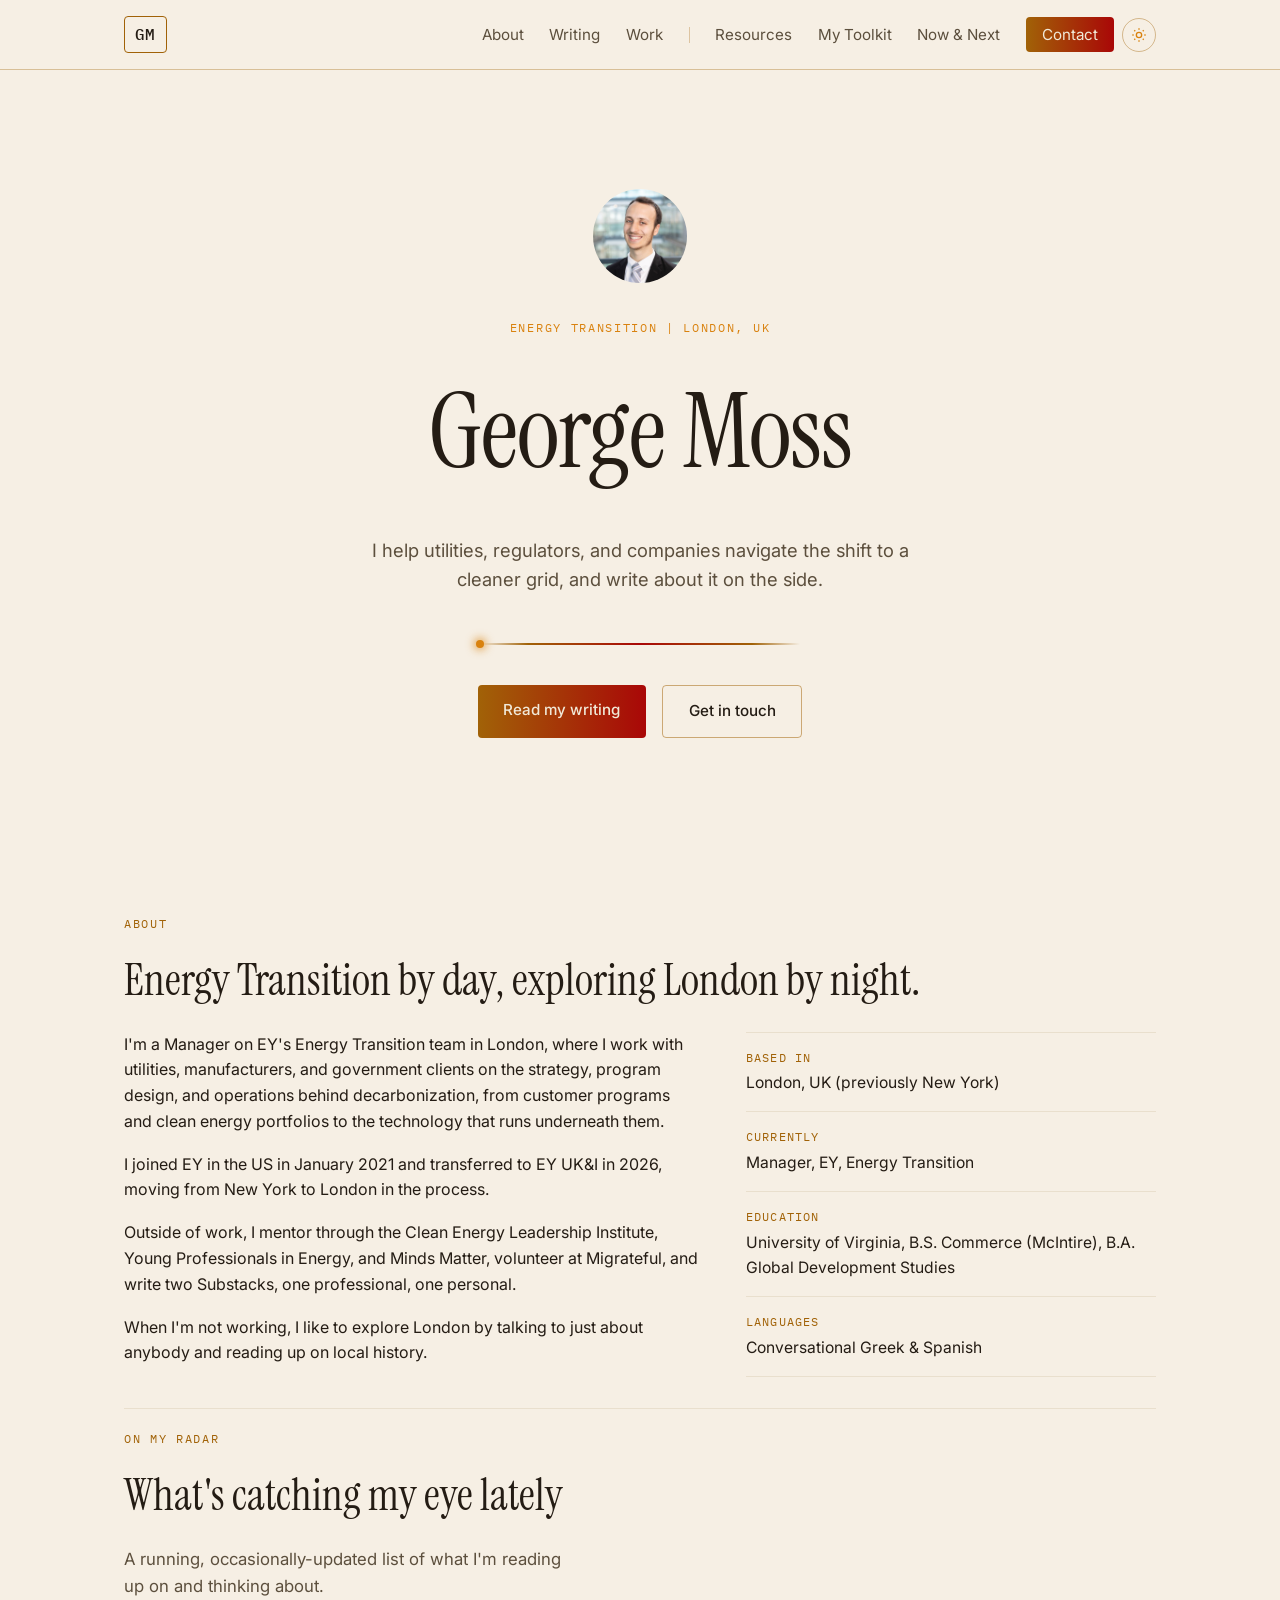
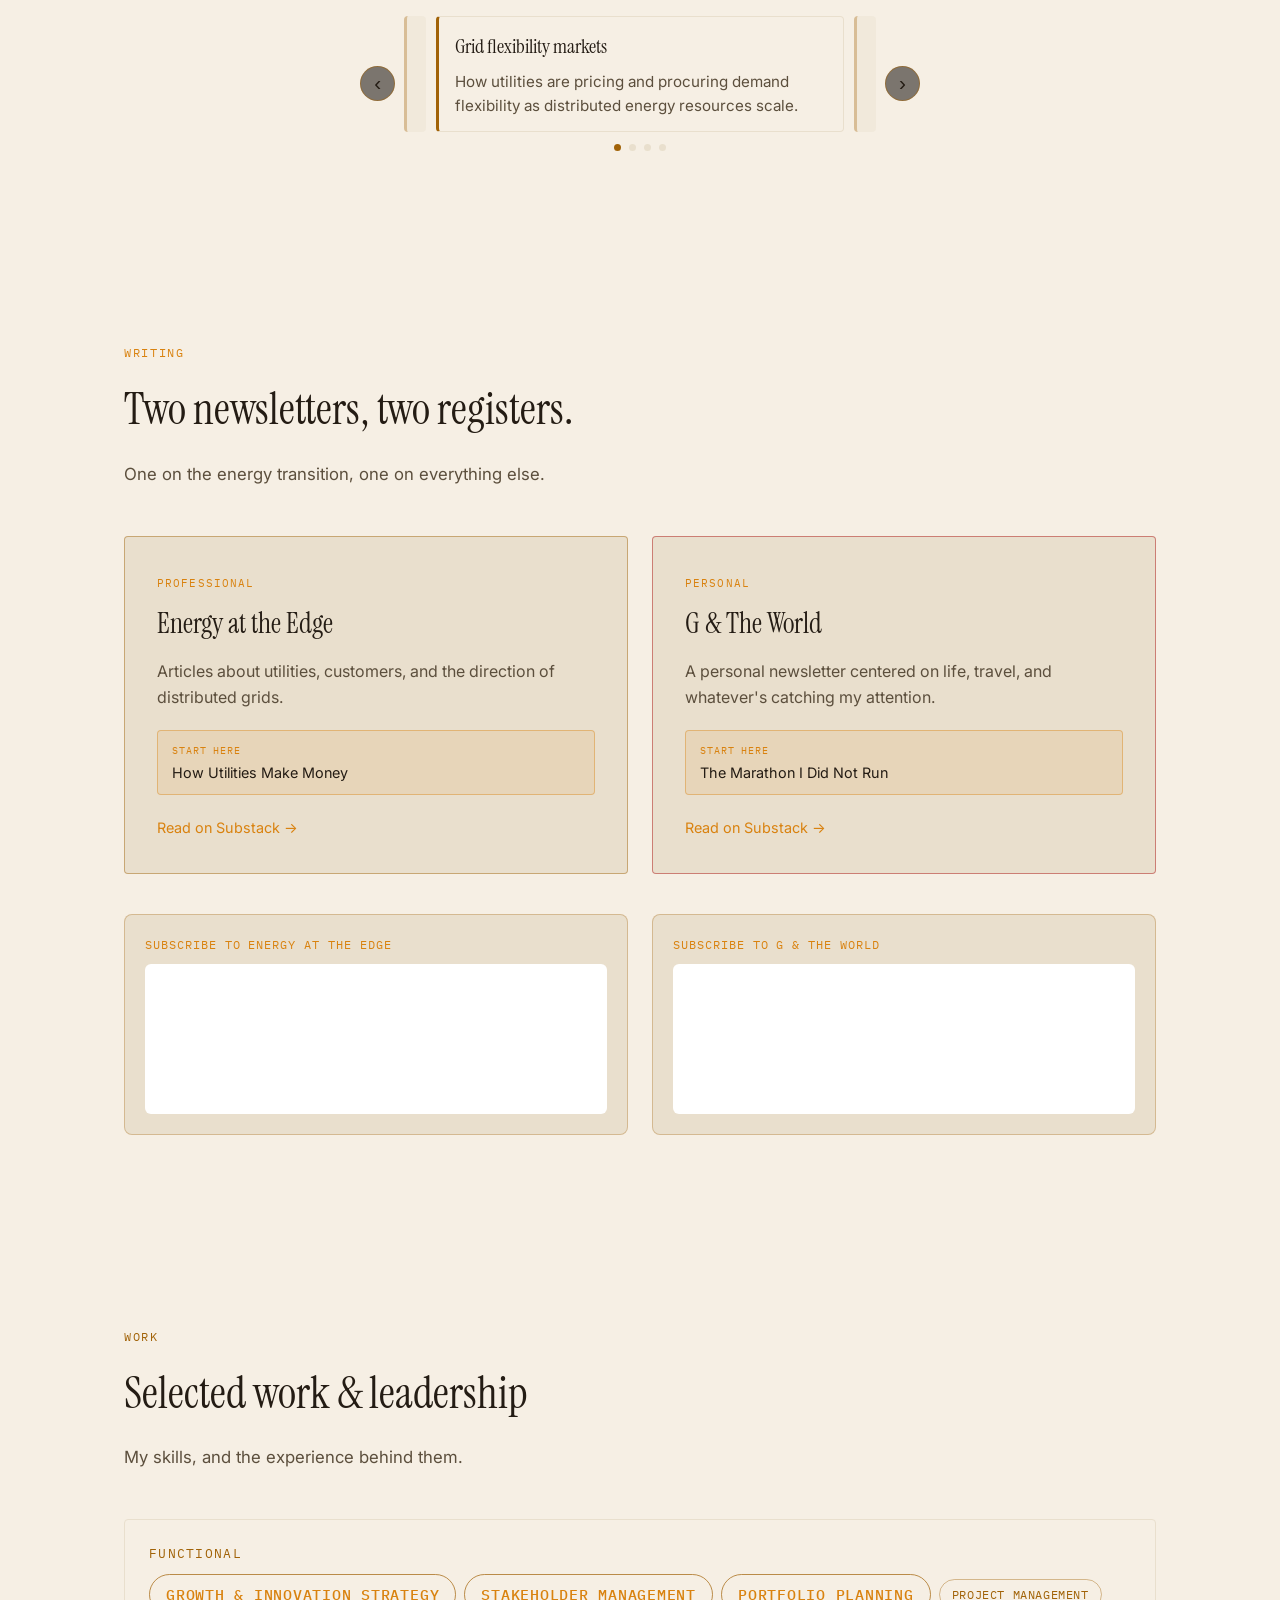
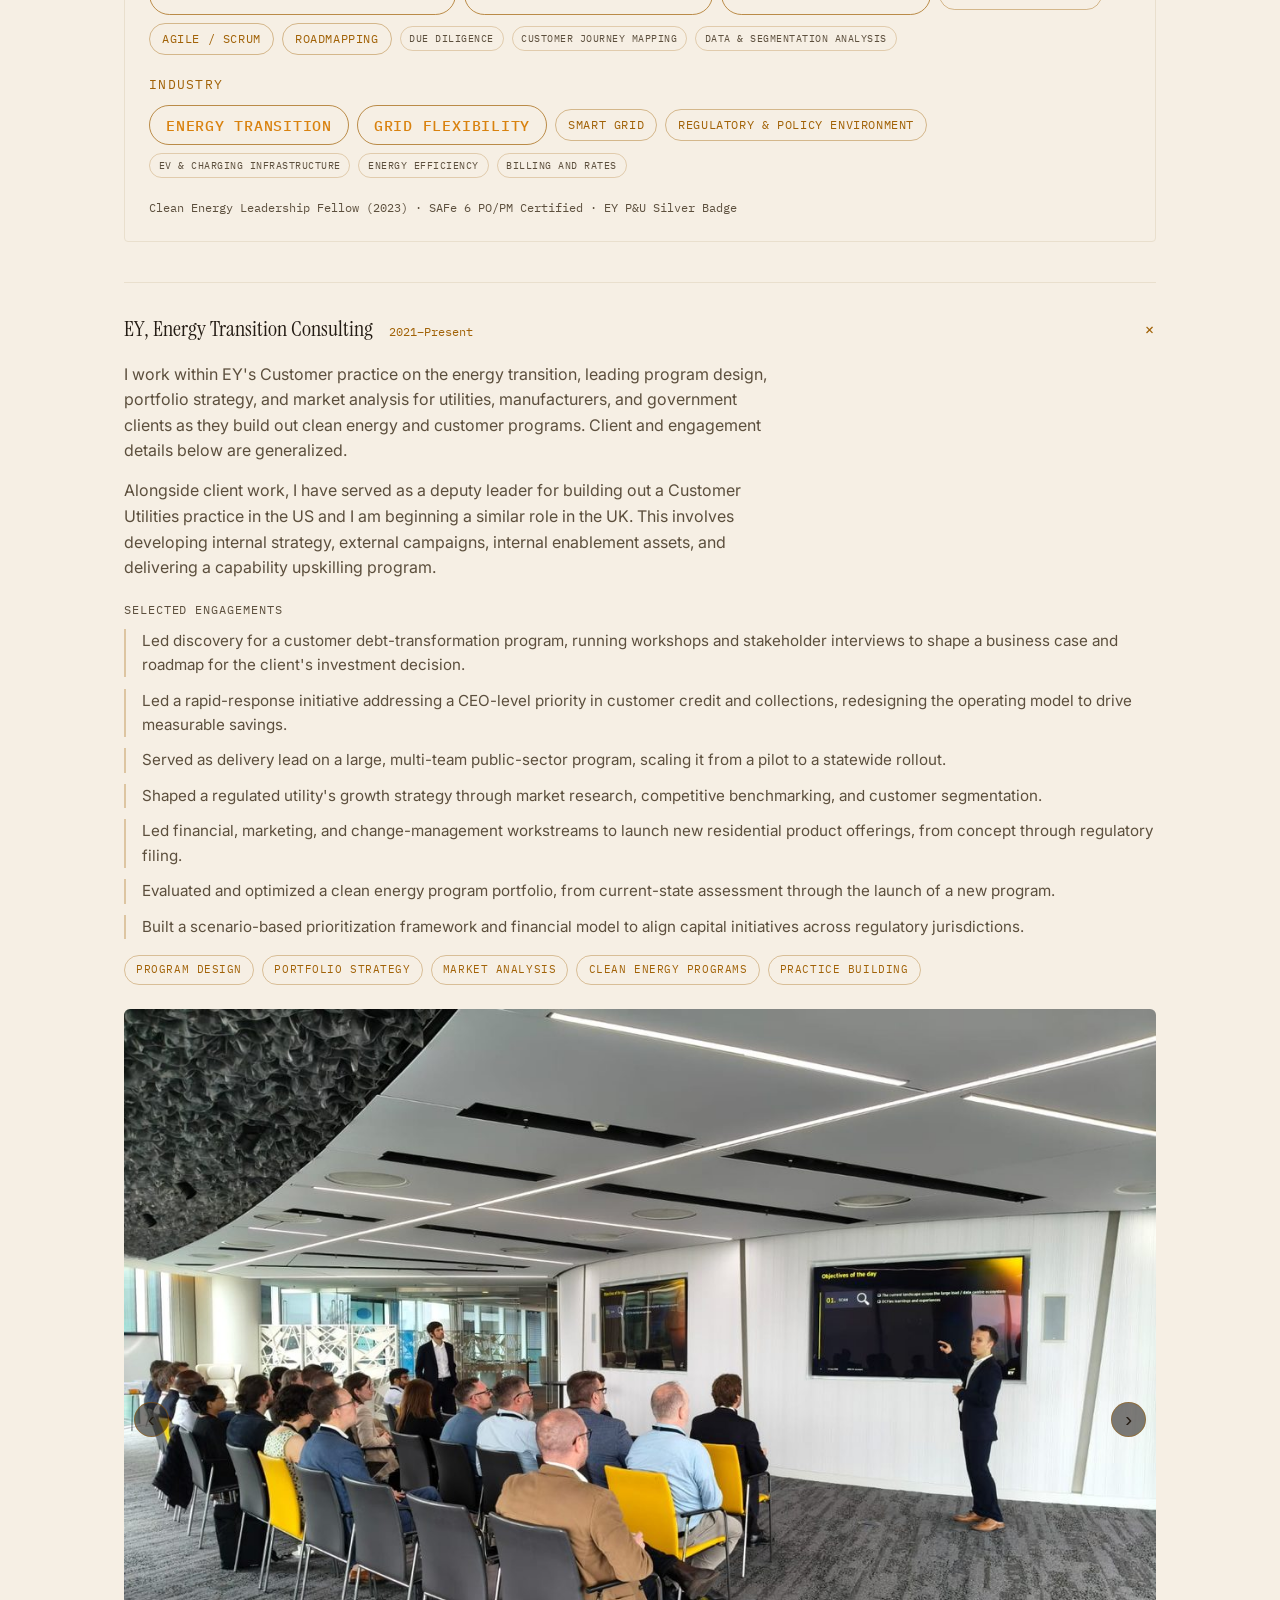
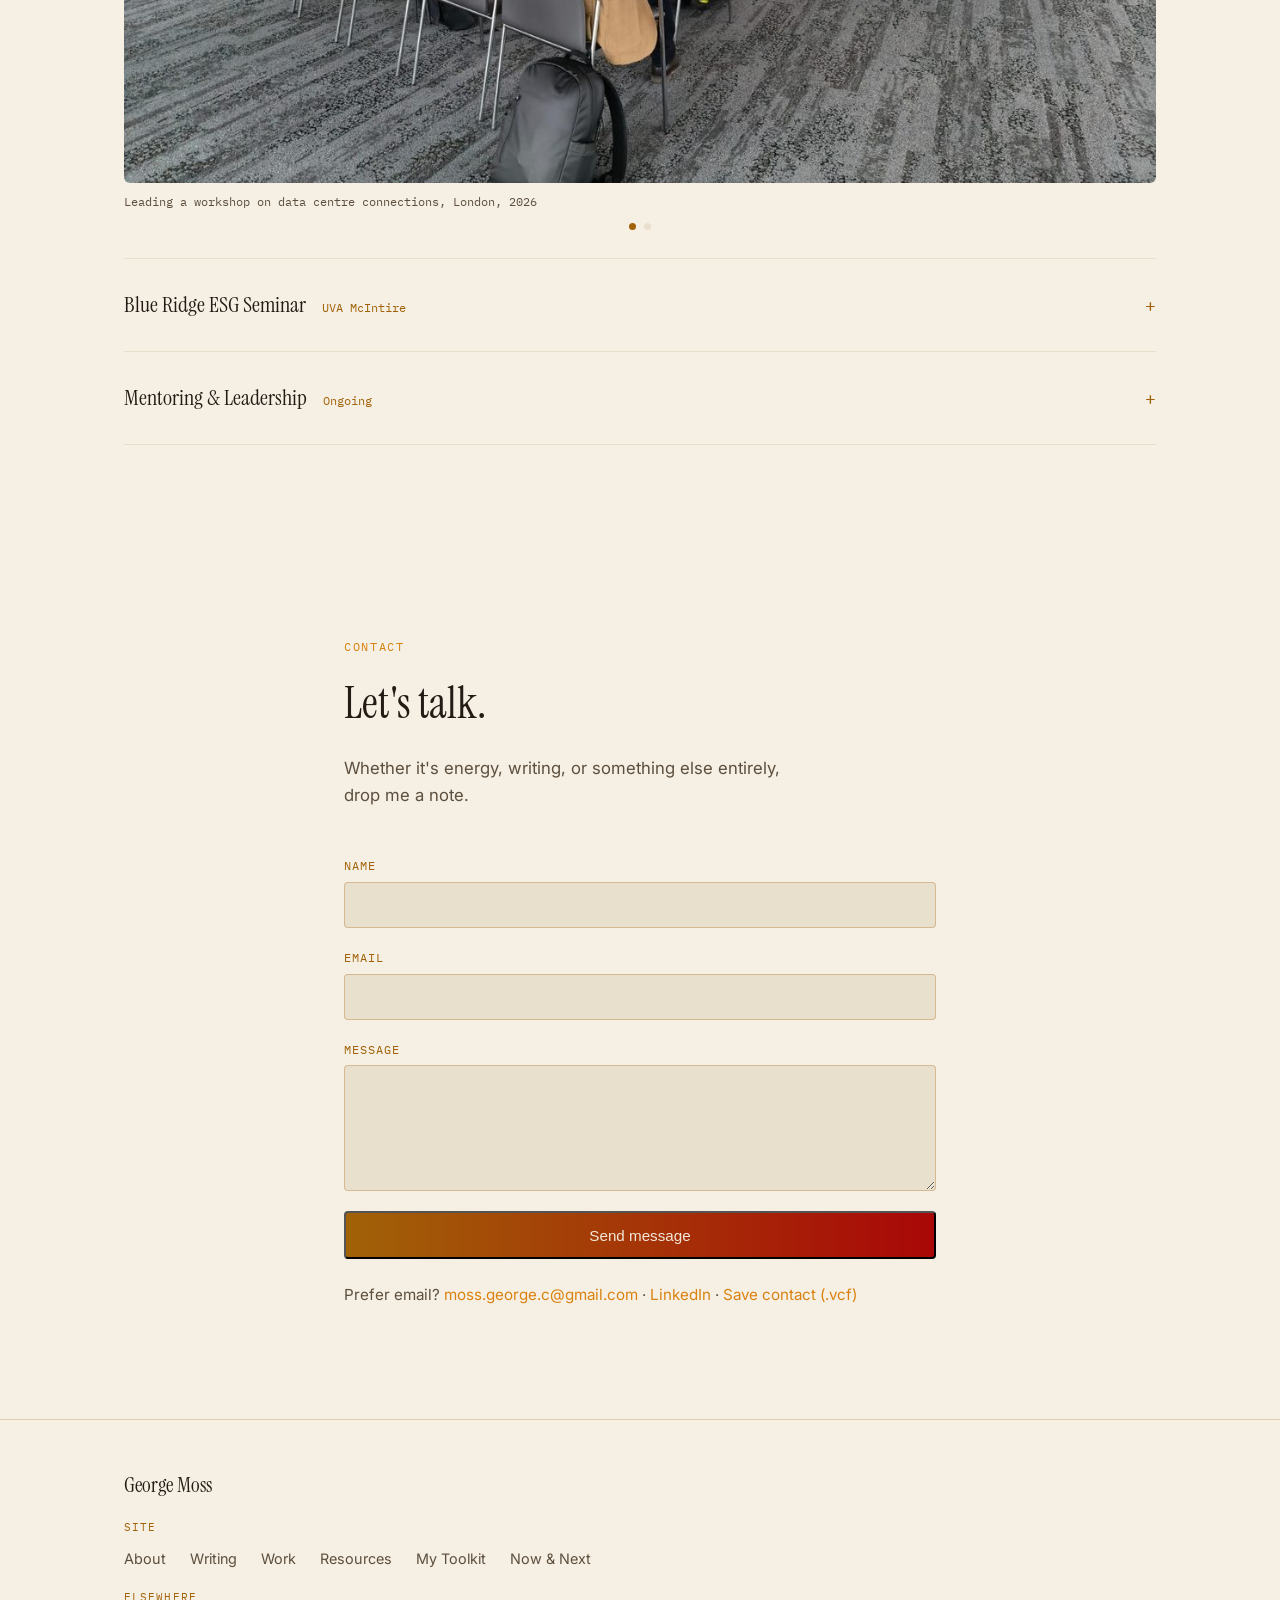
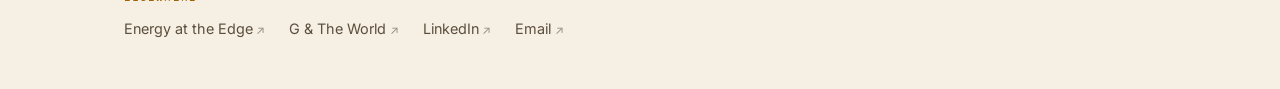
<file: index.html>
<!DOCTYPE html>
<html lang="en">
<head>
<meta charset="UTF-8">
<meta name="viewport" content="width=device-width, initial-scale=1.0">
<script>
  (function () {
    var saved = localStorage.getItem('theme');
    var theme = saved || (window.matchMedia('(prefers-color-scheme: light)').matches ? 'light' : 'dark');
    if (theme === 'light') document.documentElement.setAttribute('data-theme', 'light');
  })();
</script>
<title>George Moss | Energy Transition Consultant &amp; Writer</title>
<meta name="description" content="George Moss is an energy transition consultant and writer based in London, UK, working across utilities, clean energy strategy, and the future of the grid.">
<meta name="robots" content="index, follow">

<link rel="canonical" href="https://georgecmoss.github.io/">

<!-- Open Graph / social sharing -->
<meta property="og:type" content="website">
<meta property="og:title" content="George Moss | Energy Transition Consultant & Writer">
<meta property="og:description" content="Energy transition consultant and writer based in London, UK, working across utilities, clean energy strategy, and the future of the grid.">
<meta property="og:image" content="https://georgecmoss.github.io/og-image.png">
<meta property="og:url" content="https://georgecmoss.github.io/">
<meta name="twitter:card" content="summary_large_image">
<meta name="twitter:title" content="George Moss | Energy Transition Consultant & Writer">
<meta name="twitter:description" content="Energy transition consultant and writer based in London, UK, working across utilities, clean energy strategy, and the future of the grid.">
<meta name="twitter:image" content="https://georgecmoss.github.io/og-image.png">

<!-- Favicons -->
<link rel="icon" type="image/svg+xml" href="favicon.svg">
<link rel="icon" type="image/png" sizes="32x32" href="favicon-32.png">
<link rel="apple-touch-icon" sizes="180x180" href="apple-touch-icon.png">

<!-- Structured data -->
<script type="application/ld+json">
{
  "@context": "https://schema.org",
  "@type": "Person",
  "name": "George Moss",
  "url": "https://georgecmoss.github.io/",
  "jobTitle": "Manager, Energy Transition",
  "worksFor": { "@type": "Organization", "name": "EY" },
  "alumniOf": { "@type": "CollegeOrUniversity", "name": "University of Virginia" },
  "address": { "@type": "PostalAddress", "addressLocality": "London", "addressCountry": "UK" },
  "sameAs": [
    "https://www.linkedin.com/in/georgecmoss/",
    "https://energyattheedge.substack.com/",
    "https://gandtheworld.substack.com/"
  ]
}
</script>

<link rel="preconnect" href="https://fonts.googleapis.com">
<link rel="preconnect" href="https://fonts.gstatic.com" crossorigin>
<link href="https://fonts.googleapis.com/css2?family=Instrument+Serif:ital@0;1&family=Inter:wght@400;500;600&family=IBM+Plex+Mono:wght@400;500&display=swap" rel="stylesheet">
<link rel="stylesheet" href="style.css">

<!-- Analytics: GoatCounter -->
<script data-goatcounter="https://georgecmoss.goatcounter.com/count" async src="https://gc.zgo.at/count.js"></script>
</head>
<body>

<a class="skip-link" href="#main">Skip to content</a>

<header class="site-header">
  <nav class="nav" aria-label="Primary">
    <a class="nav-mark" href="#top">GM</a>
    <div class="nav-right">
      <ul class="nav-links" id="navLinks">
        <li><a href="#about">About</a></li>
        <li><a href="#writing">Writing</a></li>
        <li><a href="#work">Work</a></li>
        <li class="nav-divider" aria-hidden="true"></li>
        <li><a href="resources.html">Resources</a></li>
        <li><a href="uses.html">My Toolkit</a></li>
        <li><a href="now.html">Now &amp; Next</a></li>
        <li><a href="#contact" class="nav-cta">Contact</a></li>
      </ul>
      <button class="theme-toggle" id="themeToggle" aria-label="Toggle light and dark theme">
        <svg class="icon-moon" viewBox="0 0 24 24" fill="none" stroke="currentColor" stroke-width="2"><path d="M21 12.79A9 9 0 1 1 11.21 3 7 7 0 0 0 21 12.79z"/></svg>
        <svg class="icon-sun" viewBox="0 0 24 24" fill="none" stroke="currentColor" stroke-width="2"><circle cx="12" cy="12" r="4"/><path d="M12 2v2M12 20v2M4.93 4.93l1.41 1.41M17.66 17.66l1.41 1.41M2 12h2M20 12h2M6.34 17.66l-1.41 1.41M19.07 4.93l-1.41 1.41"/></svg>
      </button>
      <button class="nav-toggle" id="navToggle" aria-expanded="false" aria-controls="navLinks">
        <span></span><span></span><span></span>
        <span class="sr-only">Menu</span>
      </button>
    </div>
  </nav>
</header>

<main id="main">

  <section class="hero" id="top">
    <img src="images/headshot.jpg" alt="George Moss" class="hero-photo" id="heroPhoto" onerror="this.style.display='none'">
    <p class="eyebrow">Energy Transition | London, UK</p>
    <h1 class="hero-name">George Moss</h1>
    <p class="hero-role">I help utilities, regulators, and companies navigate the shift to a cleaner grid, and write about it on the side.</p>
    <div class="current-line" role="presentation" aria-hidden="true">
      <span class="current-dot"></span>
    </div>
    <div class="hero-actions">
      <a href="#writing" class="btn btn-primary">Read my writing</a>
      <a href="#contact" class="btn btn-ghost">Get in touch</a>
    </div>
  </section>

  <section class="section section-light" id="about">
    <div class="section-inner">
      <p class="eyebrow eyebrow-dark">About</p>
      <h2 class="section-title">Energy Transition by day, exploring London by night.</h2>
      <div class="about-grid">
        <div class="about-copy">
          <p>I'm a Manager on EY's Energy Transition team in London, where I work with utilities, manufacturers, and government clients on the strategy, program design, and operations behind decarbonization, from customer programs and clean energy portfolios to the technology that runs underneath them.</p>
          <p>I joined EY in the US in January 2021 and transferred to EY UK&amp;I in 2026, moving from New York to London in the process.</p>
          <p>Outside of work, I mentor through the Clean Energy Leadership Institute, Young Professionals in Energy, and Minds Matter, volunteer at Migrateful, and write two Substacks, one professional, one personal.</p>
          <p>When I'm not working, I like to explore London by talking to just about anybody and reading up on local history.</p>
        </div>
        <dl class="about-facts">
          <div>
            <dt>Based in</dt>
            <dd>London, UK (previously New York)</dd>
          </div>
          <div>
            <dt>Currently</dt>
            <dd>Manager, EY, Energy Transition</dd>
          </div>
          <div>
            <dt>Education</dt>
            <dd>University of Virginia, B.S. Commerce (McIntire), B.A. Global Development Studies</dd>
          </div>
          <div>
            <dt>Languages</dt>
            <dd>Conversational Greek &amp; Spanish</dd>
          </div>
        </dl>
      </div>

      <div class="section-divider" id="radar"></div>

      <p class="eyebrow eyebrow-dark">On My Radar</p>
      <h2 class="section-title">What's catching my eye lately</h2>
      <p class="section-lede section-lede-dark" style="margin-bottom: 1rem;">A running, occasionally-updated list of what I'm reading up on and thinking about.</p>

      <!-- Update this list as your interests shift. -->
      <div class="radar-carousel" data-carousel data-autorotate="5000">
        <div class="radar-peek-frame">
          <span class="radar-peek-side" aria-hidden="true"></span>
          <div class="radar-carousel-track">
            <div class="radar-item radar-item-compact slide active">
              <h3>Grid flexibility markets</h3>
              <p>How utilities are pricing and procuring demand flexibility as distributed energy resources scale.</p>
            </div>
            <div class="radar-item radar-item-compact slide">
              <h3>Cost of living &amp; energy efficiency</h3>
              <p>How rising costs are reshaping the way people heat, cool, and use energy at home.</p>
            </div>
            <div class="radar-item radar-item-compact slide">
              <h3>15-minute cities &amp; urban livability</h3>
              <p>What makes a neighborhood actually walkable, and where London gets it right.</p>
            </div>
            <div class="radar-item radar-item-compact slide">
              <h3>Adjusting to a new culture</h3>
              <p>Building routines from scratch, exploring a new city, and what starting over actually looks like.</p>
            </div>
          </div>
          <span class="radar-peek-side" aria-hidden="true"></span>
        </div>
        <button type="button" class="slide-nav carousel-prev" aria-label="Previous topic">&#8249;</button>
        <button type="button" class="slide-nav carousel-next" aria-label="Next topic">&#8250;</button>
        <div class="slide-dots carousel-dots">
          <button type="button" class="dot active" aria-label="Show topic 1"></button>
          <button type="button" class="dot" aria-label="Show topic 2"></button>
          <button type="button" class="dot" aria-label="Show topic 3"></button>
          <button type="button" class="dot" aria-label="Show topic 4"></button>
        </div>
      </div>
    </div>
  </section>

  <section class="section section-dark" id="writing">
    <div class="section-inner">
      <p class="eyebrow">Writing</p>
      <h2 class="section-title section-title-light">Two newsletters, two registers.</h2>
      <p class="section-lede">One on the energy transition, one on everything else.</p>

      <div class="writing-grid">
        <div class="writing-card writing-card-professional">
          <span class="writing-kicker">Professional</span>
          <h3>Energy at the Edge</h3>
          <p>Articles about utilities, customers, and the direction of distributed grids.</p>
          <a class="start-here" href="https://energyattheedge.substack.com/p/how-utilities-make-money-capital" target="_blank" rel="noopener">
            <span class="start-here-tag">Start here</span>
            <span class="start-here-title">How Utilities Make Money</span>
          </a>
          <ul class="writing-posts" id="feed-energy" data-feed="https://energyattheedge.substack.com/feed" aria-live="polite"></ul>
          <a class="writing-link" href="https://energyattheedge.substack.com/" target="_blank" rel="noopener">Read on Substack &rarr;</a>
        </div>
        <div class="writing-card writing-card-personal">
          <span class="writing-kicker">Personal</span>
          <h3>G &amp; The World</h3>
          <p>A personal newsletter centered on life, travel, and whatever's catching my attention.</p>
          <a class="start-here" href="https://gandtheworld.substack.com/p/the-marathon-i-did-not-run" target="_blank" rel="noopener">
            <span class="start-here-tag">Start here</span>
            <span class="start-here-title">The Marathon I Did Not Run</span>
          </a>
          <ul class="writing-posts" id="feed-gworld" data-feed="https://gandtheworld.substack.com/feed" aria-live="polite"></ul>
          <a class="writing-link" href="https://gandtheworld.substack.com/" target="_blank" rel="noopener">Read on Substack &rarr;</a>
        </div>
      </div>

      <div class="subscribe-strip">
        <div class="subscribe-box">
          <p class="subscribe-label">Subscribe to Energy at the Edge</p>
          <iframe src="https://energyattheedge.substack.com/embed" width="100%" height="150" style="border:0; background:white;" frameborder="0" scrolling="no"></iframe>
        </div>
        <div class="subscribe-box">
          <p class="subscribe-label">Subscribe to G &amp; The World</p>
          <iframe src="https://gandtheworld.substack.com/embed" width="100%" height="150" style="border:0; background:white;" frameborder="0" scrolling="no"></iframe>
        </div>
      </div>
    </div>
  </section>

  <section class="section section-light" id="work">
    <div class="section-inner">
      <p class="eyebrow eyebrow-dark">Work</p>
      <h2 class="section-title">Selected work &amp; leadership</h2>
      <p class="section-lede section-lede-dark">My skills, and the experience behind them.</p>

      <div class="skills-block">
        <p class="uses-heading" style="border-bottom:none; padding-bottom:0; margin-bottom:0.6rem;">Functional</p>
        <!-- Sizing reflects how central each skill is to your work: skill-lg, skill-md, skill-sm. Move a tag between classes to re-weight it. -->
        <ul class="work-tags skills-tags skills-cloud">
          <li class="skill-lg">Growth &amp; Innovation Strategy</li>
          <li class="skill-lg">Stakeholder Management</li>
          <li class="skill-lg">Portfolio Planning</li>
          <li class="skill-md">Project Management</li>
          <li class="skill-md">Agile / Scrum</li>
          <li class="skill-md">Roadmapping</li>
          <li class="skill-sm">Due Diligence</li>
          <li class="skill-sm">Customer Journey Mapping</li>
          <li class="skill-sm">Data &amp; Segmentation Analysis</li>
        </ul>
        <p class="uses-heading" style="border-bottom:none; padding-bottom:0; margin: 1.25rem 0 0.6rem;">Industry</p>
        <ul class="work-tags skills-tags skills-cloud">
          <li class="skill-lg">Energy Transition</li>
          <li class="skill-lg">Grid Flexibility</li>
          <li class="skill-md">Smart Grid</li>
          <li class="skill-md">Regulatory &amp; Policy Environment</li>
          <li class="skill-sm">EV &amp; Charging Infrastructure</li>
          <li class="skill-sm">Energy Efficiency</li>
          <li class="skill-sm">Billing and Rates</li>
        </ul>
        <p class="skills-certs">Clean Energy Leadership Fellow (2023) &middot; SAFe 6 PO/PM Certified &middot; EY P&amp;U Silver Badge</p>
      </div>

      <div class="work-list">
        <details class="work-item" open>
          <summary class="work-item-head">
            <h3>EY, Energy Transition Consulting</h3>
            <span class="work-item-tag">2021&ndash;Present</span>
          </summary>
          <div class="work-item-body">
            <p>I work within EY's Customer practice on the energy transition, leading program design, portfolio strategy, and market analysis for utilities, manufacturers, and government clients as they build out clean energy and customer programs. Client and engagement details below are generalized.</p>
            <p>Alongside client work, I have served as a deputy leader for building out a Customer Utilities practice in the US and I am beginning a similar role in the UK. This involves developing internal strategy, external campaigns, internal enablement assets, and delivering a capability upskilling program.</p>
            <p class="work-subhead">Selected engagements</p>
            <ul class="engagement-list">
              <li>Led discovery for a customer debt-transformation program, running workshops and stakeholder interviews to shape a business case and roadmap for the client's investment decision.</li>
              <li>Led a rapid-response initiative addressing a CEO-level priority in customer credit and collections, redesigning the operating model to drive measurable savings.</li>
              <li>Served as delivery lead on a large, multi-team public-sector program, scaling it from a pilot to a statewide rollout.</li>
              <li>Shaped a regulated utility's growth strategy through market research, competitive benchmarking, and customer segmentation.</li>
              <li>Led financial, marketing, and change-management workstreams to launch new residential product offerings, from concept through regulatory filing.</li>
              <li>Evaluated and optimized a clean energy program portfolio, from current-state assessment through the launch of a new program.</li>
              <li>Built a scenario-based prioritization framework and financial model to align capital initiatives across regulatory jurisdictions.</li>
            </ul>
            <ul class="work-tags">
              <li>Program Design</li>
              <li>Portfolio Strategy</li>
              <li>Market Analysis</li>
              <li>Clean Energy Programs</li>
              <li>Practice Building</li>
            </ul>
            <div class="work-slideshow" data-slideshow>
              <div class="slideshow-track">
                <figure class="slide active">
                  <img src="images/workshop-london.jpg" alt="George Moss presenting to a room of colleagues at an EY workshop on data centre connections, London" loading="lazy">
                  <figcaption>Leading a workshop on data centre connections, London, 2026</figcaption>
                </figure>
                <figure class="slide">
                  <img src="images/speaking-2024.jpg" alt="George Moss presenting data at a tech industry conference" loading="lazy">
                  <figcaption>Presenting at a tech conference, Northeast US, 2024</figcaption>
                </figure>
              </div>
              <button type="button" class="slide-nav slide-prev" aria-label="Previous photo">&#8249;</button>
              <button type="button" class="slide-nav slide-next" aria-label="Next photo">&#8250;</button>
              <div class="slide-dots">
                <button type="button" class="dot active" aria-label="Show photo 1"></button>
                <button type="button" class="dot" aria-label="Show photo 2"></button>
              </div>
            </div>
          </div>
        </details>

        <details class="work-item">
          <summary class="work-item-head">
            <h3>Blue Ridge ESG Seminar</h3>
            <span class="work-item-tag">UVA McIntire</span>
          </summary>
          <div class="work-item-body">
            <p>Featured in a McIntire School of Commerce seminar exploring responsible business strategies and ESG.</p>
            <a class="work-item-link" href="https://experience.mcintire.virginia.edu/news/blue-ridge-esg-seminar-explores-responsible-business-strategies/" target="_blank" rel="noopener">Read more &rarr;</a>
          </div>
        </details>

        <details class="work-item">
          <summary class="work-item-head">
            <h3>Mentoring &amp; Leadership</h3>
            <span class="work-item-tag">Ongoing</span>
          </summary>
          <div class="work-item-body">
            <p>Fellow with the Clean Energy Leadership Institute (curriculum &amp; selections committee), mentor with Young Professionals in Energy, college coach with Minds Matter, and volunteer at Migrateful.</p>
            <ul class="work-tags">
              <li>Clean Energy Leadership Institute</li>
              <li>Young Professionals in Energy</li>
              <li>Minds Matter</li>
              <li>Migrateful</li>
            </ul>
          </div>
        </details>
      </div>
    </div>
  </section>

  <section class="section section-dark" id="contact">
    <div class="section-inner section-inner-narrow">
      <p class="eyebrow">Contact</p>
      <h2 class="section-title section-title-light">Let's talk.</h2>
      <p class="section-lede">Whether it's energy, writing, or something else entirely, drop me a note.</p>

      <form class="contact-form" action="https://formsubmit.co/moss.george.c@gmail.com" method="POST">
        <input type="hidden" name="_subject" value="New message from georgemoss.com">
        <input type="hidden" name="_template" value="table">
        <input type="hidden" name="_captcha" value="false">
        <input type="hidden" name="_next" value="https://georgecmoss.github.io/thank-you.html">
        <input type="text" name="_honey" style="display:none" tabindex="-1" autocomplete="off">

        <div class="form-row">
          <label for="name">Name</label>
          <input type="text" id="name" name="name" required>
        </div>
        <div class="form-row">
          <label for="email">Email</label>
          <input type="email" id="email" name="email" required>
        </div>
        <div class="form-row">
          <label for="message">Message</label>
          <textarea id="message" name="message" rows="5" required></textarea>
        </div>
        <button type="submit" class="btn btn-primary">Send message</button>
      </form>

      <p class="contact-alt">
        Prefer email? <a href="mailto:moss.george.c@gmail.com">moss.george.c@gmail.com</a> &middot;
        <a href="https://www.linkedin.com/in/georgecmoss/" target="_blank" rel="noopener">LinkedIn</a> &middot;
        <a href="contact.vcf" download>Save contact (.vcf)</a>
      </p>
    </div>
  </section>

</main>

<footer class="site-footer">
  <div class="section-inner footer-inner">
    <p class="footer-name">George Moss</p>
    <div class="footer-group">
      <p class="footer-group-label">Site</p>
      <ul class="footer-links">
        <li><a href="#about">About</a></li>
        <li><a href="#writing">Writing</a></li>
        <li><a href="#work">Work</a></li>
        <li><a href="resources.html">Resources</a></li>
        <li><a href="uses.html">My Toolkit</a></li>
        <li><a href="now.html">Now &amp; Next</a></li>
      </ul>
    </div>
    <div class="footer-group">
      <p class="footer-group-label">Elsewhere</p>
      <ul class="footer-links footer-links-external">
        <li><a href="https://energyattheedge.substack.com/" target="_blank" rel="noopener">Energy at the Edge</a></li>
        <li><a href="https://gandtheworld.substack.com/" target="_blank" rel="noopener">G &amp; The World</a></li>
        <li><a href="https://www.linkedin.com/in/georgecmoss/" target="_blank" rel="noopener">LinkedIn</a></li>
        <li><a href="mailto:moss.george.c@gmail.com">Email</a></li>
      </ul>
    </div>
  </div>
</footer>

<script src="script.js"></script>
</body>
</html>
</file>
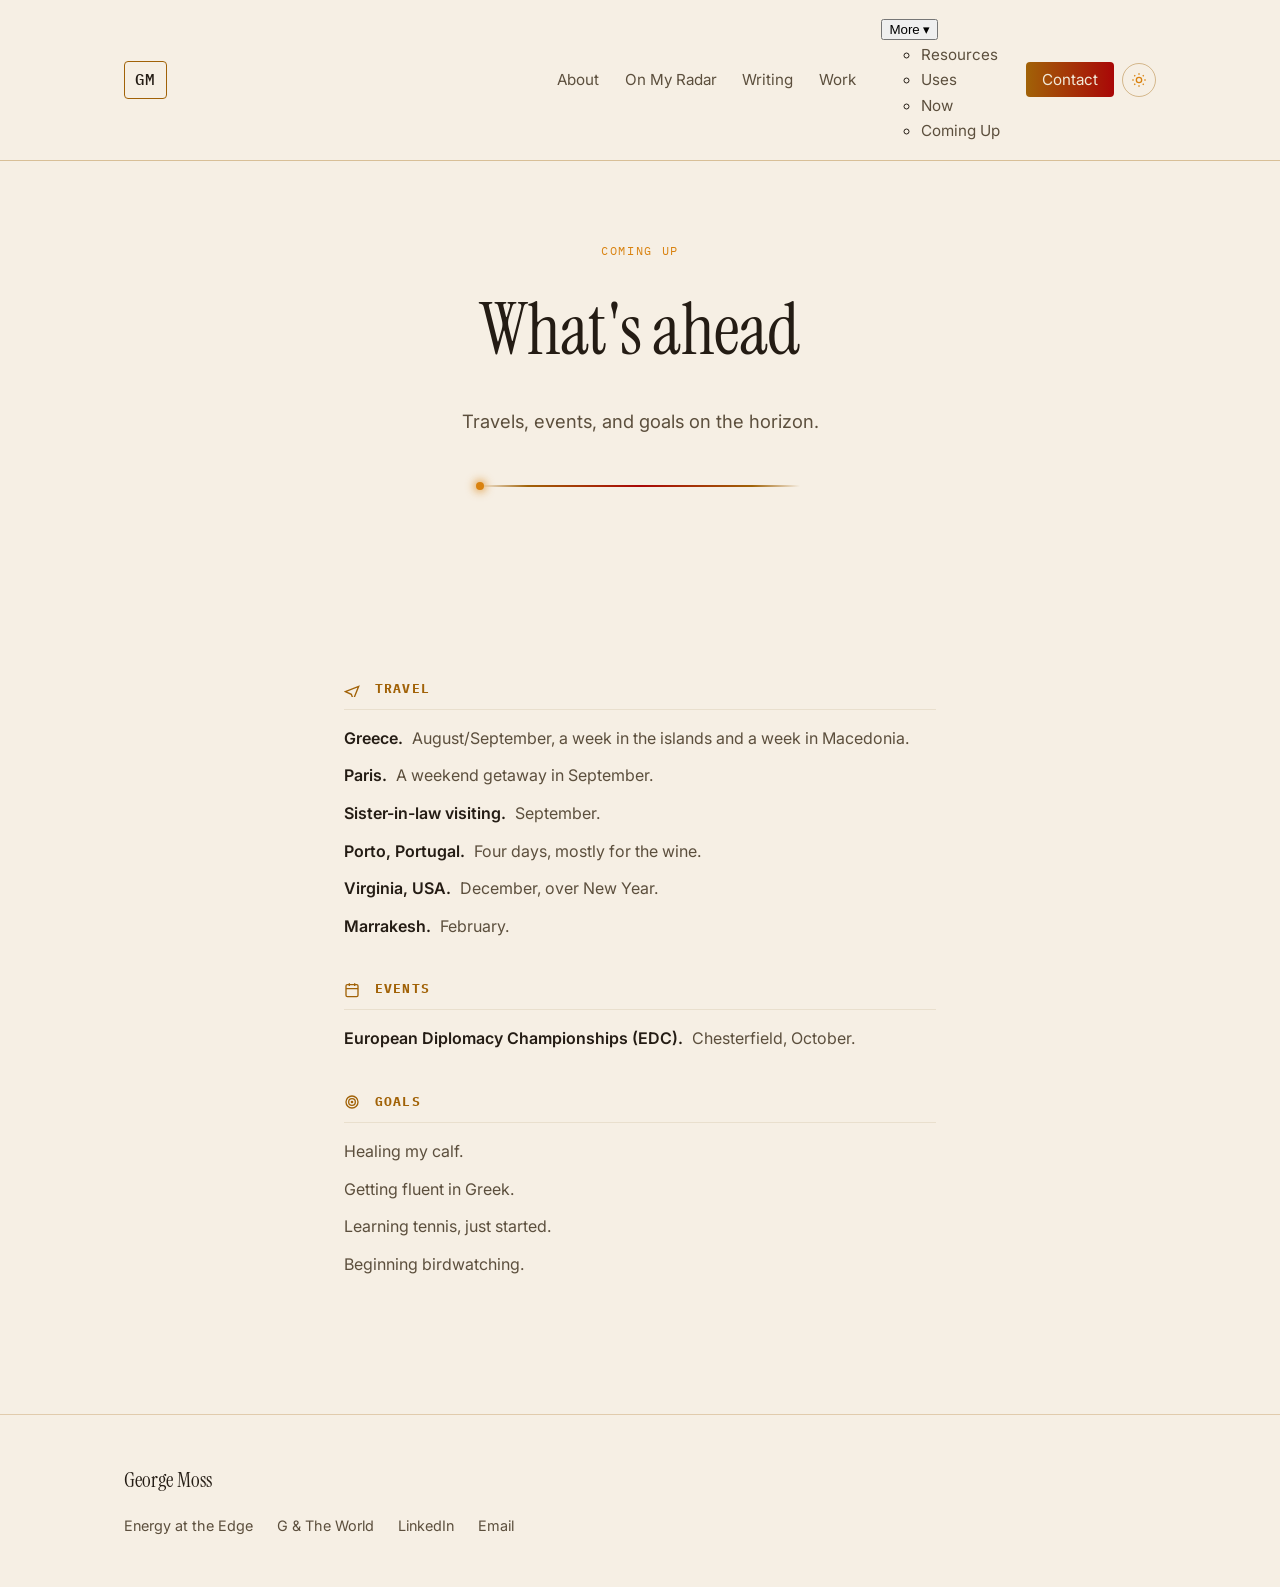
<file: coming-up.html>
<!DOCTYPE html>
<html lang="en">
<head>
<meta charset="UTF-8">
<meta name="viewport" content="width=device-width, initial-scale=1.0">
<script>
  (function () {
    var saved = localStorage.getItem('theme');
    var theme = saved || (window.matchMedia('(prefers-color-scheme: light)').matches ? 'light' : 'dark');
    if (theme === 'light') document.documentElement.setAttribute('data-theme', 'light');
  })();
</script>
<title>Coming Up | George Moss</title>
<meta name="description" content="What's coming up for George Moss, travels, events, and goals.">
<link rel="canonical" href="https://georgecmoss.github.io/coming-up.html">
<link rel="icon" type="image/svg+xml" href="favicon.svg">
<link rel="icon" type="image/png" sizes="32x32" href="favicon-32.png">
<link rel="apple-touch-icon" sizes="180x180" href="apple-touch-icon.png">
<link rel="preconnect" href="https://fonts.googleapis.com">
<link rel="preconnect" href="https://fonts.gstatic.com" crossorigin>
<link href="https://fonts.googleapis.com/css2?family=Instrument+Serif:ital@0;1&family=Inter:wght@400;500;600&family=IBM+Plex+Mono:wght@400;500&display=swap" rel="stylesheet">
<link rel="stylesheet" href="style.css">

<!-- Analytics: GoatCounter -->
<script data-goatcounter="https://georgecmoss.goatcounter.com/count" async src="https://gc.zgo.at/count.js"></script>
</head>
<body>

<a class="skip-link" href="#main">Skip to content</a>

<header class="site-header">
  <nav class="nav" aria-label="Primary">
    <a class="nav-mark" href="index.html">GM</a>
    <div class="nav-right">
      <ul class="nav-links" id="navLinks">
        <li><a href="index.html#about">About</a></li>
        <li><a href="index.html#radar">On My Radar</a></li>
        <li><a href="index.html#writing">Writing</a></li>
        <li><a href="index.html#work">Work</a></li>
        <li class="nav-more">
          <button class="nav-more-toggle" aria-expanded="false" aria-controls="moreMenu">More <span class="caret">&#9662;</span></button>
          <ul class="nav-more-menu" id="moreMenu">
            <li><a href="resources.html">Resources</a></li>
            <li><a href="uses.html">Uses</a></li>
            <li><a href="now.html">Now</a></li>
            <li><a href="coming-up.html" aria-current="page">Coming Up</a></li>
          </ul>
        </li>
        <li><a href="index.html#contact" class="nav-cta">Contact</a></li>
      </ul>
      <button class="theme-toggle" id="themeToggle" aria-label="Toggle light and dark theme">
        <svg class="icon-moon" viewBox="0 0 24 24" fill="none" stroke="currentColor" stroke-width="2"><path d="M21 12.79A9 9 0 1 1 11.21 3 7 7 0 0 0 21 12.79z"/></svg>
        <svg class="icon-sun" viewBox="0 0 24 24" fill="none" stroke="currentColor" stroke-width="2"><circle cx="12" cy="12" r="4"/><path d="M12 2v2M12 20v2M4.93 4.93l1.41 1.41M17.66 17.66l1.41 1.41M2 12h2M20 12h2M6.34 17.66l-1.41 1.41M19.07 4.93l-1.41 1.41"/></svg>
      </button>
      <button class="nav-toggle" id="navToggle" aria-expanded="false" aria-controls="navLinks">
        <span></span><span></span><span></span>
        <span class="sr-only">Menu</span>
      </button>
    </div>
  </nav>
</header>

<main id="main">
  <section class="hero" style="padding: 5rem 1.5rem 3.5rem; min-height: auto;">
    <p class="eyebrow">Coming Up</p>
    <h1 class="hero-name" style="font-size: clamp(2.75rem, 7vw, 4.5rem);">What's ahead</h1>
    <p class="hero-role">Travels, events, and goals on the horizon.</p>
    <div class="current-line" role="presentation" aria-hidden="true">
      <span class="current-dot"></span>
    </div>
  </section>

  <section class="section section-light">
    <div class="section-inner section-inner-narrow">

      <div class="uses-group">
        <h2 class="uses-heading"><svg class="icon-inline" viewBox="0 0 24 24" fill="none" stroke="currentColor" stroke-width="2"><path d="M2 16l20-8-8 20-3-8-9-4z"/></svg>Travel</h2>
        <ul class="uses-list">
          <li><strong>Greece.</strong> August/September, a week in the islands and a week in Macedonia.</li>
          <li><strong>Paris.</strong> A weekend getaway in September.</li>
          <li><strong>Sister-in-law visiting.</strong> September.</li>
          <li><strong>Porto, Portugal.</strong> Four days, mostly for the wine.</li>
          <li><strong>Virginia, USA.</strong> December, over New Year.</li>
          <li><strong>Marrakesh.</strong> February.</li>
        </ul>
      </div>

      <div class="uses-group">
        <h2 class="uses-heading"><svg class="icon-inline" viewBox="0 0 24 24" fill="none" stroke="currentColor" stroke-width="2"><rect x="3" y="4" width="18" height="18" rx="2"/><path d="M16 2v4M8 2v4M3 10h18"/></svg>Events</h2>
        <ul class="uses-list">
          <li><strong>European Diplomacy Championships (EDC).</strong> Chesterfield, October.</li>
        </ul>
      </div>

      <div class="uses-group">
        <h2 class="uses-heading"><svg class="icon-inline" viewBox="0 0 24 24" fill="none" stroke="currentColor" stroke-width="2"><circle cx="12" cy="12" r="9"/><circle cx="12" cy="12" r="5"/><circle cx="12" cy="12" r="1" fill="currentColor"/></svg>Goals</h2>
        <ul class="uses-list">
          <li>Healing my calf.</li>
          <li>Getting fluent in Greek.</li>
          <li>Learning tennis, just started.</li>
          <li>Beginning birdwatching.</li>
        </ul>
      </div>

    </div>
  </section>
</main>

<footer class="site-footer">
  <div class="section-inner footer-inner">
    <p class="footer-name">George Moss</p>
    <ul class="footer-links">
      <li><a href="https://energyattheedge.substack.com/" target="_blank" rel="noopener">Energy at the Edge</a></li>
      <li><a href="https://gandtheworld.substack.com/" target="_blank" rel="noopener">G &amp; The World</a></li>
      <li><a href="https://www.linkedin.com/in/georgecmoss/" target="_blank" rel="noopener">LinkedIn</a></li>
      <li><a href="mailto:moss.george.c@gmail.com">Email</a></li>
    </ul>
  </div>
</footer>

<script src="script.js"></script>
</body>
</html>
</file>
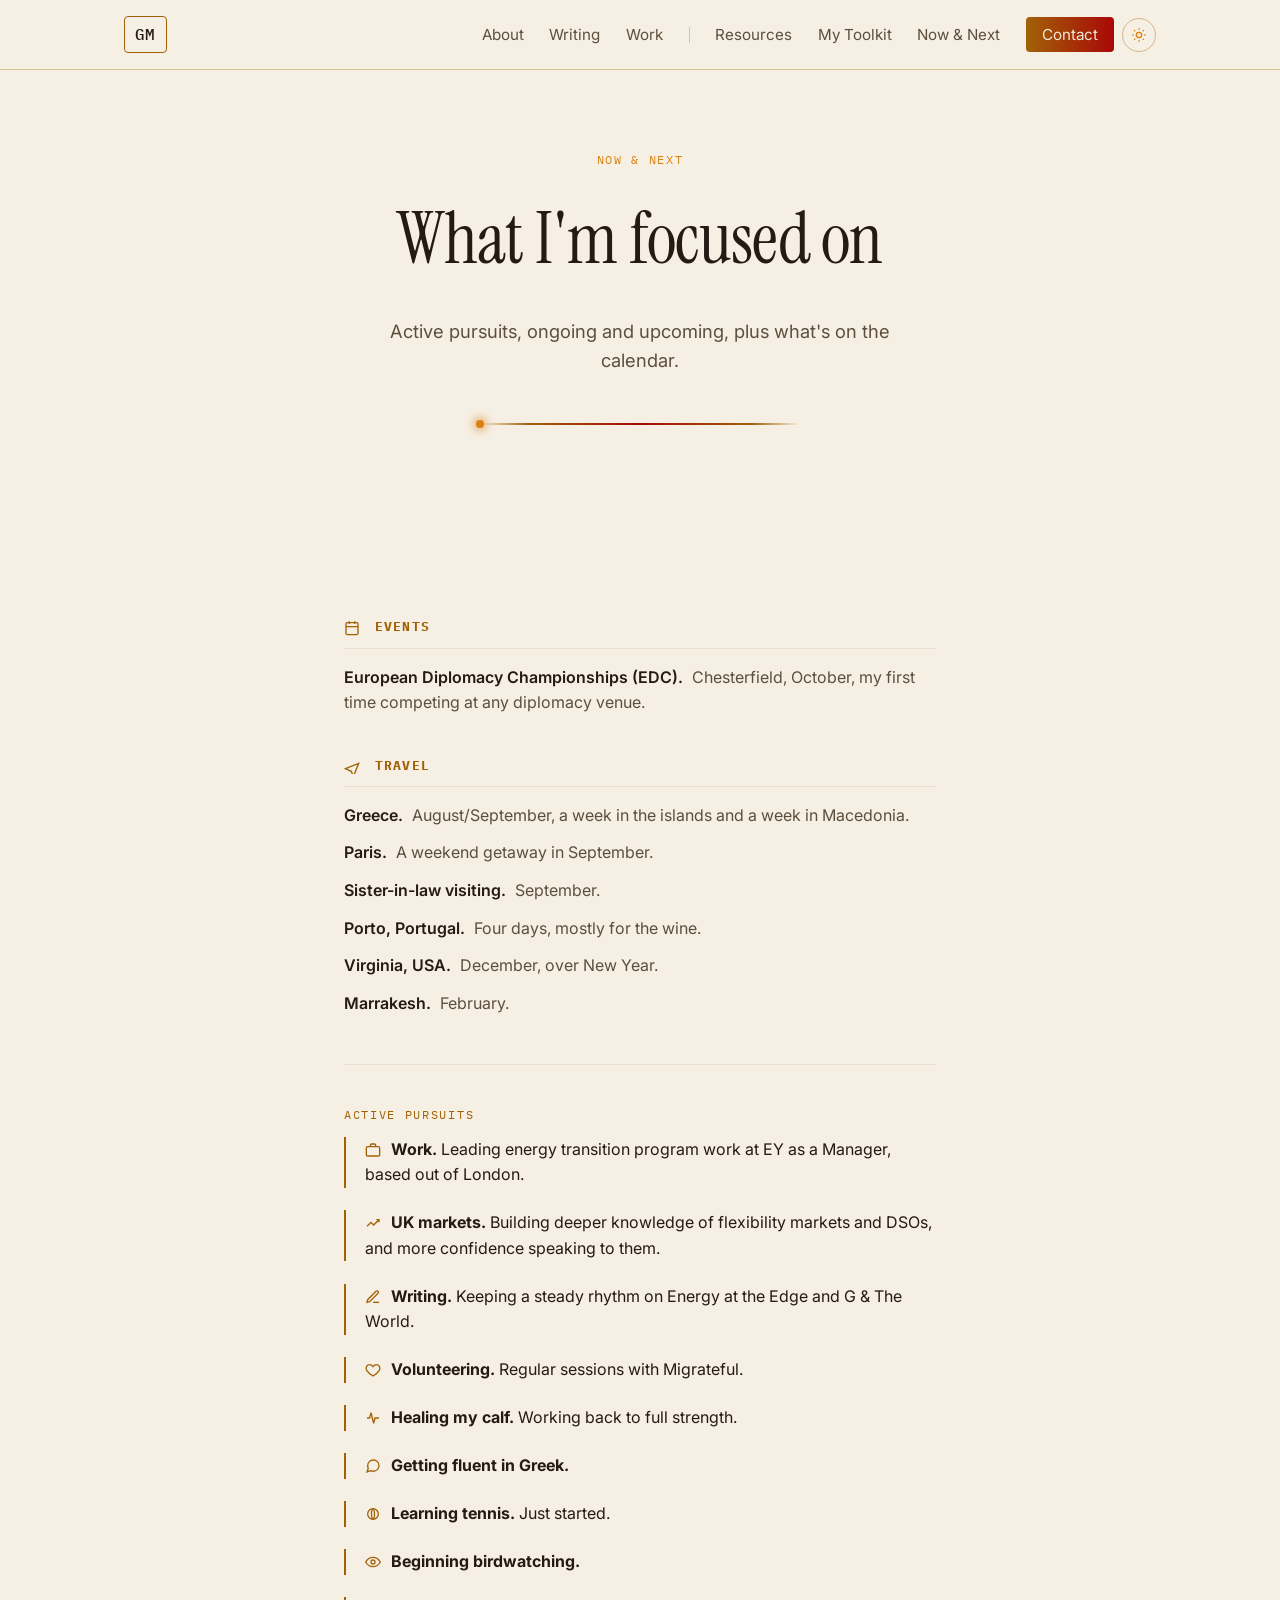
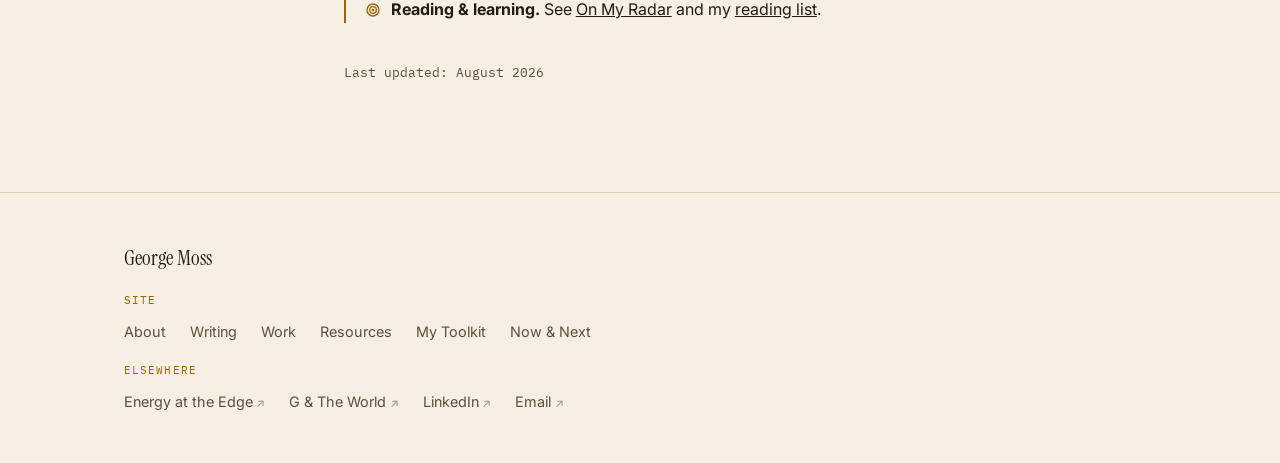
<file: now.html>
<!DOCTYPE html>
<html lang="en">
<head>
<meta charset="UTF-8">
<meta name="viewport" content="width=device-width, initial-scale=1.0">
<script>
  (function () {
    var saved = localStorage.getItem('theme');
    var theme = saved || (window.matchMedia('(prefers-color-scheme: light)').matches ? 'light' : 'dark');
    if (theme === 'light') document.documentElement.setAttribute('data-theme', 'light');
  })();
</script>
<title>Now &amp; Next | George Moss</title>
<meta name="description" content="What George Moss is focused on right now, and what's coming up.">
<link rel="canonical" href="https://georgecmoss.github.io/now.html">
<link rel="icon" type="image/svg+xml" href="favicon.svg">
<link rel="icon" type="image/png" sizes="32x32" href="favicon-32.png">
<link rel="apple-touch-icon" sizes="180x180" href="apple-touch-icon.png">
<link rel="preconnect" href="https://fonts.googleapis.com">
<link rel="preconnect" href="https://fonts.gstatic.com" crossorigin>
<link href="https://fonts.googleapis.com/css2?family=Instrument+Serif:ital@0;1&family=Inter:wght@400;500;600&family=IBM+Plex+Mono:wght@400;500&display=swap" rel="stylesheet">
<link rel="stylesheet" href="style.css">

<!-- Analytics: GoatCounter -->
<script data-goatcounter="https://georgecmoss.goatcounter.com/count" async src="https://gc.zgo.at/count.js"></script>
</head>
<body>

<a class="skip-link" href="#main">Skip to content</a>

<header class="site-header">
  <nav class="nav" aria-label="Primary">
    <a class="nav-mark" href="index.html">GM</a>
    <div class="nav-right">
      <ul class="nav-links" id="navLinks">
        <li><a href="index.html#about">About</a></li>
        <li><a href="index.html#writing">Writing</a></li>
        <li><a href="index.html#work">Work</a></li>
        <li class="nav-divider" aria-hidden="true"></li>
        <li><a href="resources.html">Resources</a></li>
        <li><a href="uses.html">My Toolkit</a></li>
        <li><a href="now.html" aria-current="page">Now &amp; Next</a></li>
        <li><a href="index.html#contact" class="nav-cta">Contact</a></li>
      </ul>
      <button class="theme-toggle" id="themeToggle" aria-label="Toggle light and dark theme">
        <svg class="icon-moon" viewBox="0 0 24 24" fill="none" stroke="currentColor" stroke-width="2"><path d="M21 12.79A9 9 0 1 1 11.21 3 7 7 0 0 0 21 12.79z"/></svg>
        <svg class="icon-sun" viewBox="0 0 24 24" fill="none" stroke="currentColor" stroke-width="2"><circle cx="12" cy="12" r="4"/><path d="M12 2v2M12 20v2M4.93 4.93l1.41 1.41M17.66 17.66l1.41 1.41M2 12h2M20 12h2M6.34 17.66l-1.41 1.41M19.07 4.93l-1.41 1.41"/></svg>
      </button>
      <button class="nav-toggle" id="navToggle" aria-expanded="false" aria-controls="navLinks">
        <span></span><span></span><span></span>
        <span class="sr-only">Menu</span>
      </button>
    </div>
  </nav>
</header>

<main id="main">
  <section class="hero" style="padding: 5rem 1.5rem 3.5rem; min-height: auto;">
    <p class="eyebrow">Now &amp; Next</p>
    <h1 class="hero-name" style="font-size: clamp(2.75rem, 7vw, 4.5rem);">What I'm focused on</h1>
    <p class="hero-role">Active pursuits, ongoing and upcoming, plus what's on the calendar.</p>
    <div class="current-line" role="presentation" aria-hidden="true">
      <span class="current-dot"></span>
    </div>
  </section>

  <section class="section section-light">
    <div class="section-inner section-inner-narrow">

      <div class="uses-group">
        <h2 class="uses-heading"><svg class="icon-inline" viewBox="0 0 24 24" fill="none" stroke="currentColor" stroke-width="2"><rect x="3" y="4" width="18" height="18" rx="2"/><path d="M16 2v4M8 2v4M3 10h18"/></svg>Events</h2>
        <ul class="uses-list">
          <li><strong>European Diplomacy Championships (EDC).</strong> Chesterfield, October, my first time competing at any diplomacy venue.</li>
        </ul>
      </div>

      <div class="uses-group">
        <h2 class="uses-heading"><svg class="icon-inline" viewBox="0 0 24 24" fill="none" stroke="currentColor" stroke-width="2"><path d="M2 16l20-8-8 20-3-8-9-4z"/></svg>Travel</h2>
        <ul class="uses-list">
          <li><strong>Greece.</strong> August/September, a week in the islands and a week in Macedonia.</li>
          <li><strong>Paris.</strong> A weekend getaway in September.</li>
          <li><strong>Sister-in-law visiting.</strong> September.</li>
          <li><strong>Porto, Portugal.</strong> Four days, mostly for the wine.</li>
          <li><strong>Virginia, USA.</strong> December, over New Year.</li>
          <li><strong>Marrakesh.</strong> February.</li>
        </ul>
      </div>

      <div class="section-divider"></div>

      <p class="eyebrow eyebrow-dark">Active Pursuits</p>
      <!-- Edit this list whenever your focus shifts. Update the date below too. -->
      <ul class="now-list">
        <li><svg class="icon-inline" viewBox="0 0 24 24" fill="none" stroke="currentColor" stroke-width="2"><rect x="2" y="7" width="20" height="14" rx="2"/><path d="M8 7V5a2 2 0 0 1 2-2h4a2 2 0 0 1 2 2v2"/></svg><strong>Work.</strong> Leading energy transition program work at EY as a Manager, based out of London.</li>
        <li><svg class="icon-inline" viewBox="0 0 24 24" fill="none" stroke="currentColor" stroke-width="2"><path d="M3 17l6-6 4 4 8-8"/><path d="M17 7h4v4"/></svg><strong>UK markets.</strong> Building deeper knowledge of flexibility markets and DSOs, and more confidence speaking to them.</li>
        <li><svg class="icon-inline" viewBox="0 0 24 24" fill="none" stroke="currentColor" stroke-width="2"><path d="M12 20h9"/><path d="M16.5 3.5a2.1 2.1 0 0 1 3 3L7 19l-4 1 1-4z"/></svg><strong>Writing.</strong> Keeping a steady rhythm on Energy at the Edge and G &amp; The World.</li>
        <li><svg class="icon-inline" viewBox="0 0 24 24" fill="none" stroke="currentColor" stroke-width="2"><path d="M12 21s-7-4.35-9.5-8.5C.5 8 3 4 7 4c2 0 3.5 1 5 3 1.5-2 3-3 5-3 4 0 6.5 4 4.5 8.5C19 16.65 12 21 12 21z"/></svg><strong>Volunteering.</strong> Regular sessions with Migrateful.</li>
        <li><svg class="icon-inline" viewBox="0 0 24 24" fill="none" stroke="currentColor" stroke-width="2"><path d="M3 12h4l2-8 4 16 2-8h6"/></svg><strong>Healing my calf.</strong> Working back to full strength.</li>
        <li><svg class="icon-inline" viewBox="0 0 24 24" fill="none" stroke="currentColor" stroke-width="2"><path d="M21 11.5a8.4 8.4 0 0 1-8.5 8.4 8.4 8.4 0 0 1-3.8-.9L3 21l1.9-5.7a8.4 8.4 0 0 1-.9-3.8A8.4 8.4 0 0 1 12.5 3a8.4 8.4 0 0 1 8.5 8.5z"/></svg><strong>Getting fluent in Greek.</strong></li>
        <li><svg class="icon-inline" viewBox="0 0 24 24" fill="none" stroke="currentColor" stroke-width="2"><circle cx="12" cy="12" r="8"/><path d="M12 4c-3 2-3 14 0 16M12 4c3 2 3 14 0 16"/></svg><strong>Learning tennis.</strong> Just started.</li>
        <li><svg class="icon-inline" viewBox="0 0 24 24" fill="none" stroke="currentColor" stroke-width="2"><path d="M1 12s4-7 11-7 11 7 11 7-4 7-11 7-11-7-11-7z"/><circle cx="12" cy="12" r="3"/></svg><strong>Beginning birdwatching.</strong></li>
        <li><svg class="icon-inline" viewBox="0 0 24 24" fill="none" stroke="currentColor" stroke-width="2"><circle cx="12" cy="12" r="9"/><circle cx="12" cy="12" r="5"/><circle cx="12" cy="12" r="1" fill="currentColor"/></svg><strong>Reading &amp; learning.</strong> See <a href="index.html#radar">On My Radar</a> and my <a href="resources.html">reading list</a>.</li>
      </ul>
      <p class="now-updated">Last updated: August 2026</p>

    </div>
  </section>
</main>

<footer class="site-footer">
  <div class="section-inner footer-inner">
    <p class="footer-name">George Moss</p>
    <div class="footer-group">
      <p class="footer-group-label">Site</p>
      <ul class="footer-links">
        <li><a href="index.html#about">About</a></li>
        <li><a href="index.html#writing">Writing</a></li>
        <li><a href="index.html#work">Work</a></li>
        <li><a href="resources.html">Resources</a></li>
        <li><a href="uses.html">My Toolkit</a></li>
        <li><a href="now.html">Now &amp; Next</a></li>
      </ul>
    </div>
    <div class="footer-group">
      <p class="footer-group-label">Elsewhere</p>
      <ul class="footer-links footer-links-external">
        <li><a href="https://energyattheedge.substack.com/" target="_blank" rel="noopener">Energy at the Edge</a></li>
        <li><a href="https://gandtheworld.substack.com/" target="_blank" rel="noopener">G &amp; The World</a></li>
        <li><a href="https://www.linkedin.com/in/georgecmoss/" target="_blank" rel="noopener">LinkedIn</a></li>
        <li><a href="mailto:moss.george.c@gmail.com">Email</a></li>
      </ul>
    </div>
  </div>
</footer>

<script src="script.js"></script>
</body>
</html>
</file>
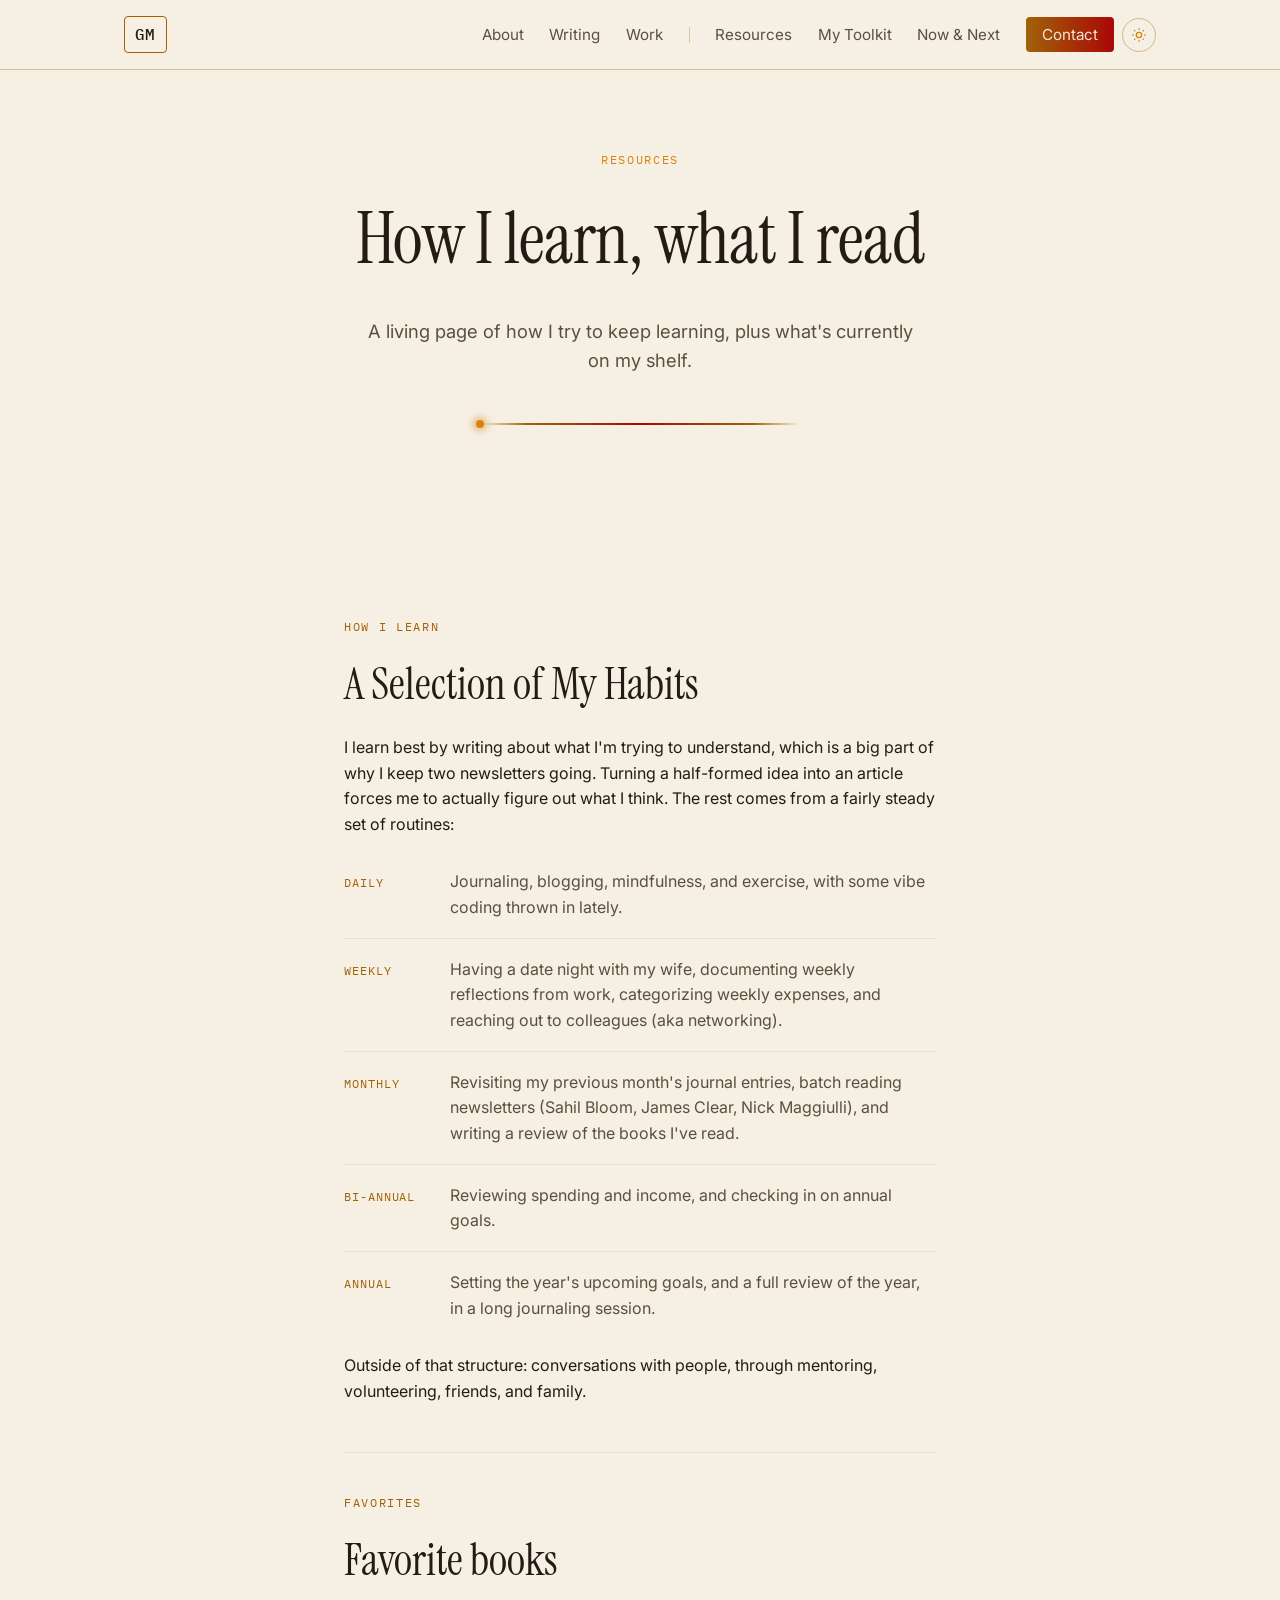
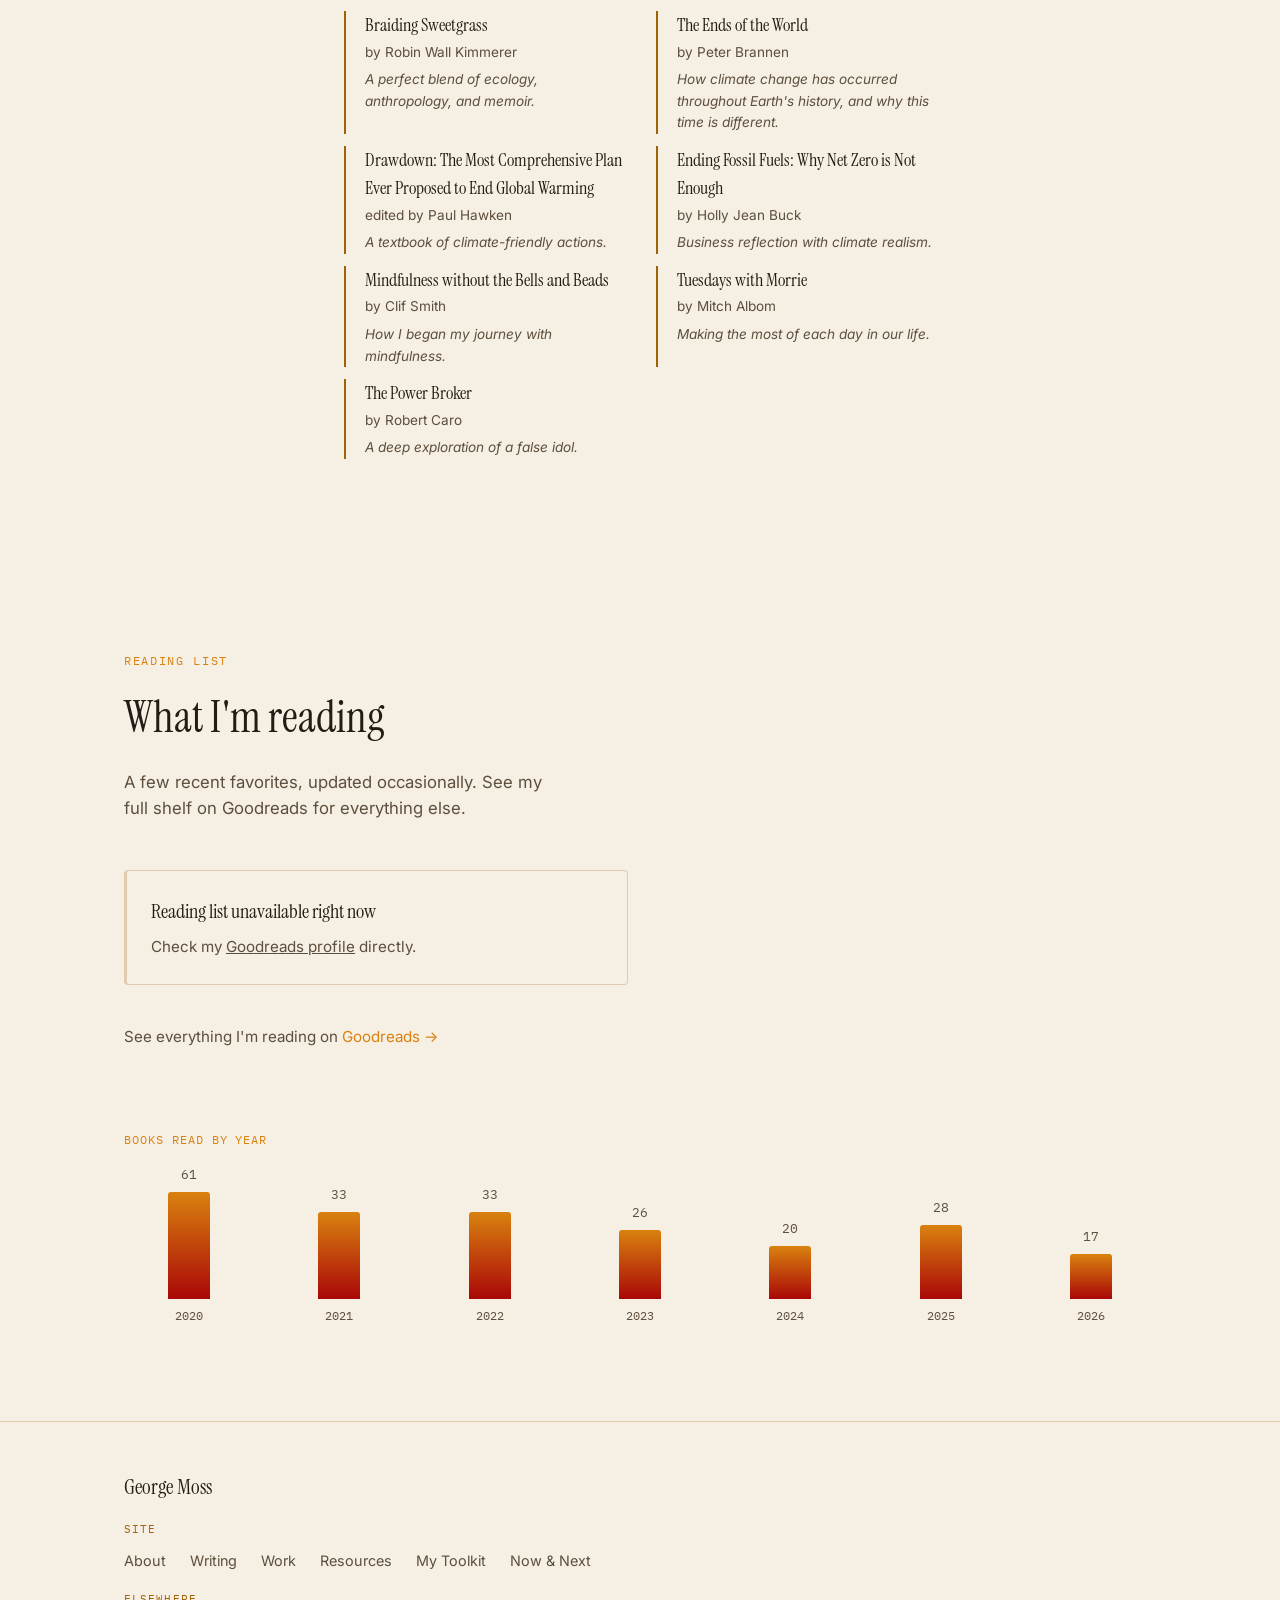
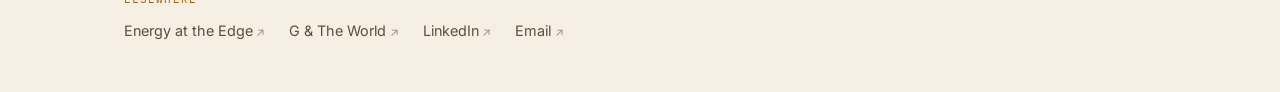
<file: resources.html>
<!DOCTYPE html>
<html lang="en">
<head>
<meta charset="UTF-8">
<meta name="viewport" content="width=device-width, initial-scale=1.0">
<script>
  (function () {
    var saved = localStorage.getItem('theme');
    var theme = saved || (window.matchMedia('(prefers-color-scheme: light)').matches ? 'light' : 'dark');
    if (theme === 'light') document.documentElement.setAttribute('data-theme', 'light');
  })();
</script>
<title>Resources | George Moss</title>
<meta name="description" content="How George Moss learns, and what he's reading, books, habits, and a running reading list.">
<link rel="canonical" href="https://georgecmoss.github.io/resources.html">
<link rel="icon" type="image/svg+xml" href="favicon.svg">
<link rel="icon" type="image/png" sizes="32x32" href="favicon-32.png">
<link rel="apple-touch-icon" sizes="180x180" href="apple-touch-icon.png">
<link rel="preconnect" href="https://fonts.googleapis.com">
<link rel="preconnect" href="https://fonts.gstatic.com" crossorigin>
<link href="https://fonts.googleapis.com/css2?family=Instrument+Serif:ital@0;1&family=Inter:wght@400;500;600&family=IBM+Plex+Mono:wght@400;500&display=swap" rel="stylesheet">
<link rel="stylesheet" href="style.css">

<!-- Analytics: GoatCounter -->
<script data-goatcounter="https://georgecmoss.goatcounter.com/count" async src="https://gc.zgo.at/count.js"></script>
</head>
<body>

<a class="skip-link" href="#main">Skip to content</a>

<header class="site-header">
  <nav class="nav" aria-label="Primary">
    <a class="nav-mark" href="index.html">GM</a>
    <div class="nav-right">
      <ul class="nav-links" id="navLinks">
        <li><a href="index.html#about">About</a></li>
        <li><a href="index.html#writing">Writing</a></li>
        <li><a href="index.html#work">Work</a></li>
        <li class="nav-divider" aria-hidden="true"></li>
        <li><a href="resources.html" aria-current="page">Resources</a></li>
        <li><a href="uses.html">My Toolkit</a></li>
        <li><a href="now.html">Now &amp; Next</a></li>
        <li><a href="index.html#contact" class="nav-cta">Contact</a></li>
      </ul>
      <button class="theme-toggle" id="themeToggle" aria-label="Toggle light and dark theme">
        <svg class="icon-moon" viewBox="0 0 24 24" fill="none" stroke="currentColor" stroke-width="2"><path d="M21 12.79A9 9 0 1 1 11.21 3 7 7 0 0 0 21 12.79z"/></svg>
        <svg class="icon-sun" viewBox="0 0 24 24" fill="none" stroke="currentColor" stroke-width="2"><circle cx="12" cy="12" r="4"/><path d="M12 2v2M12 20v2M4.93 4.93l1.41 1.41M17.66 17.66l1.41 1.41M2 12h2M20 12h2M6.34 17.66l-1.41 1.41M19.07 4.93l-1.41 1.41"/></svg>
      </button>
      <button class="nav-toggle" id="navToggle" aria-expanded="false" aria-controls="navLinks">
        <span></span><span></span><span></span>
        <span class="sr-only">Menu</span>
      </button>
    </div>
  </nav>
</header>

<main id="main">

  <section class="hero" style="padding: 5rem 1.5rem 3.5rem;">
    <p class="eyebrow">Resources</p>
    <h1 class="hero-name" style="font-size: clamp(2.75rem, 7vw, 4.5rem);">How I learn, what I read</h1>
    <p class="hero-role">A living page of how I try to keep learning, plus what's currently on my shelf.</p>
    <div class="current-line" role="presentation" aria-hidden="true">
      <span class="current-dot"></span>
    </div>
  </section>

  <section class="section section-light" id="how-i-learn">
    <div class="section-inner section-inner-narrow">
      <p class="eyebrow eyebrow-dark">How I Learn</p>
      <h2 class="section-title">A Selection of My Habits</h2>
      <!-- Edit this with your real approach -->
      <div class="about-copy">
        <p>I learn best by writing about what I'm trying to understand, which is a big part of why I keep two newsletters going. Turning a half-formed idea into an article forces me to actually figure out what I think. The rest comes from a fairly steady set of routines:</p>
      </div>

      <ul class="cadence-list">
        <li>
          <span class="cadence-tag">Daily</span>
          <p>Journaling, blogging, mindfulness, and exercise, with some vibe coding thrown in lately.</p>
        </li>
        <li>
          <span class="cadence-tag">Weekly</span>
          <p>Having a date night with my wife, documenting weekly reflections from work, categorizing weekly expenses, and reaching out to colleagues (aka networking).</p>
        </li>
        <li>
          <span class="cadence-tag">Monthly</span>
          <p>Revisiting my previous month's journal entries, batch reading newsletters (Sahil Bloom, James Clear, Nick Maggiulli), and writing a review of the books I've read.</p>
        </li>
        <li>
          <span class="cadence-tag">Bi-annual</span>
          <p>Reviewing spending and income, and checking in on annual goals.</p>
        </li>
        <li>
          <span class="cadence-tag">Annual</span>
          <p>Setting the year's upcoming goals, and a full review of the year, in a long journaling session.</p>
        </li>
      </ul>

      <div class="about-copy">
        <p>Outside of that structure: conversations with people, through mentoring, volunteering, friends, and family.</p>
      </div>

      <div class="section-divider"></div>

      <p class="eyebrow eyebrow-dark">Favorites</p>
      <h2 class="section-title">Favorite books</h2>
      <ul class="uses-list favorite-books-list">
        <li>Braiding Sweetgrass <span class="book-author">by Robin Wall Kimmerer</span><span class="book-why">A perfect blend of ecology, anthropology, and memoir.</span></li>
        <li>The Ends of the World <span class="book-author">by Peter Brannen</span><span class="book-why">How climate change has occurred throughout Earth's history, and why this time is different.</span></li>
        <li>Drawdown: The Most Comprehensive Plan Ever Proposed to End Global Warming <span class="book-author">edited by Paul Hawken</span><span class="book-why">A textbook of climate-friendly actions.</span></li>
        <li>Ending Fossil Fuels: Why Net Zero is Not Enough <span class="book-author">by Holly Jean Buck</span><span class="book-why">Business reflection with climate realism.</span></li>
        <li>Mindfulness without the Bells and Beads <span class="book-author">by Clif Smith</span><span class="book-why">How I began my journey with mindfulness.</span></li>
        <li>Tuesdays with Morrie <span class="book-author">by Mitch Albom</span><span class="book-why">Making the most of each day in our life.</span></li>
        <li>The Power Broker <span class="book-author">by Robert Caro</span><span class="book-why">A deep exploration of a false idol.</span></li>
      </ul>
    </div>
  </section>

  <section class="section section-dark" id="reading-list">
    <div class="section-inner">
      <p class="eyebrow">Reading List</p>
      <h2 class="section-title section-title-light">What I'm reading</h2>
      <p class="section-lede">A few recent favorites, updated occasionally. See my full shelf on Goodreads for everything else.</p>

      <!-- Auto-pulled from your Goodreads "read" shelf. Falls back to a static note if the feed can't load. -->
      <div class="radar-grid" id="feed-goodreads" data-goodreads-id="108052990" data-goodreads-shelf="read">
        <div class="radar-item" style="border-color: rgba(161,98,7,0.25);">
          <h3>Loading your recent reads...</h3>
          <p>Pulling the latest from your Goodreads shelf.</p>
        </div>
      </div>

      <p class="contact-alt" style="margin-top: 2.5rem;">
        See everything I'm reading on <a href="https://www.goodreads.com/user/show/108052990-g-m" target="_blank" rel="noopener">Goodreads &rarr;</a>
      </p>

      <div class="books-chart-block">
        <p class="subscribe-label">Books read by year</p>
        <!-- Edit the booksReadByYear numbers in script.js to update this chart -->
        <div id="books-chart"></div>
      </div>
    </div>
  </section>

</main>

<footer class="site-footer">
  <div class="section-inner footer-inner">
    <p class="footer-name">George Moss</p>
    <div class="footer-group">
      <p class="footer-group-label">Site</p>
      <ul class="footer-links">
        <li><a href="index.html#about">About</a></li>
        <li><a href="index.html#writing">Writing</a></li>
        <li><a href="index.html#work">Work</a></li>
        <li><a href="resources.html">Resources</a></li>
        <li><a href="uses.html">My Toolkit</a></li>
        <li><a href="now.html">Now &amp; Next</a></li>
      </ul>
    </div>
    <div class="footer-group">
      <p class="footer-group-label">Elsewhere</p>
      <ul class="footer-links footer-links-external">
        <li><a href="https://energyattheedge.substack.com/" target="_blank" rel="noopener">Energy at the Edge</a></li>
        <li><a href="https://gandtheworld.substack.com/" target="_blank" rel="noopener">G &amp; The World</a></li>
        <li><a href="https://www.linkedin.com/in/georgecmoss/" target="_blank" rel="noopener">LinkedIn</a></li>
        <li><a href="mailto:moss.george.c@gmail.com">Email</a></li>
      </ul>
    </div>
  </div>
</footer>

<script src="script.js"></script>
</body>
</html>
</file>
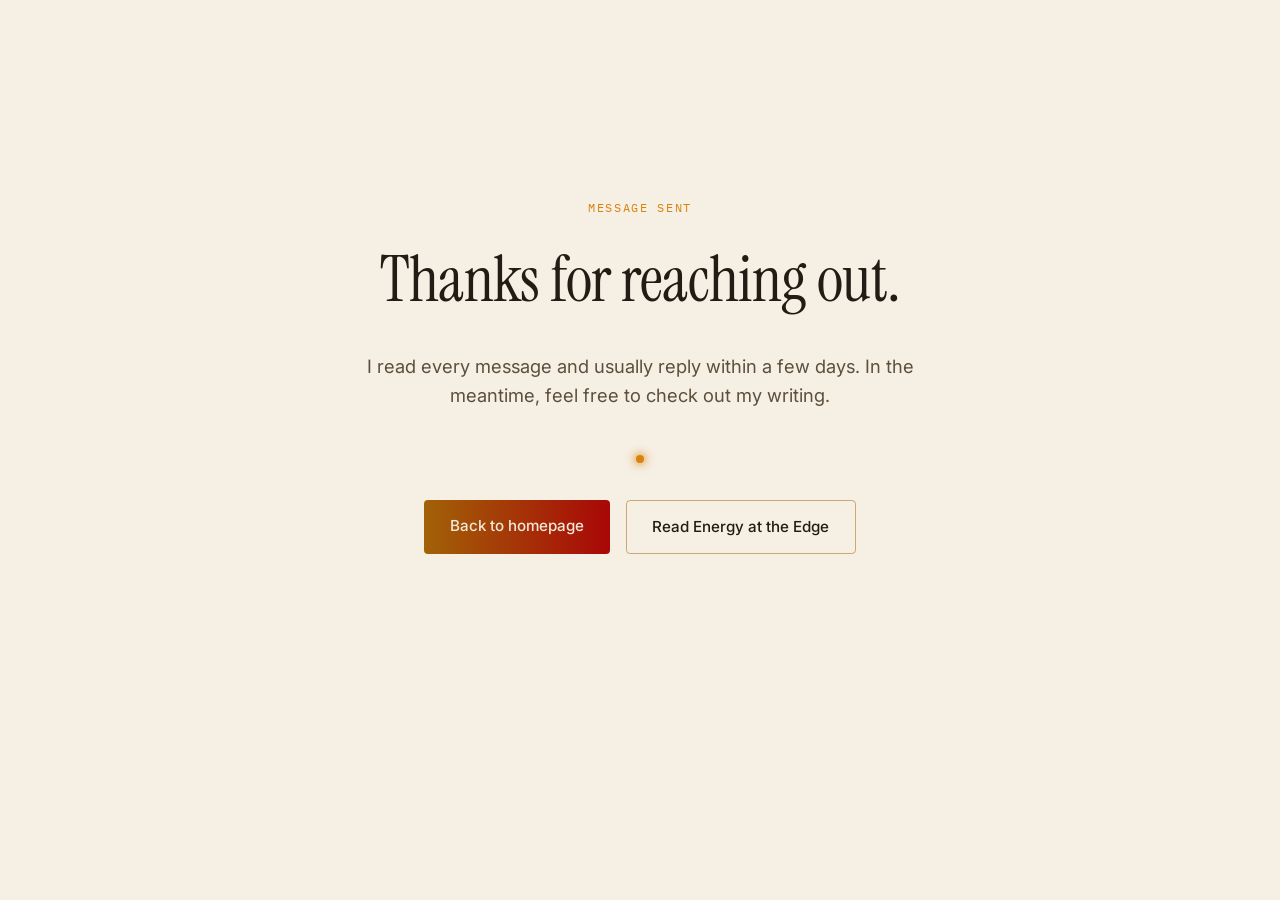
<file: thank-you.html>
<!DOCTYPE html>
<html lang="en">
<head>
<meta charset="UTF-8">
<meta name="viewport" content="width=device-width, initial-scale=1.0">
<script>
  (function () {
    var saved = localStorage.getItem('theme');
    var theme = saved || (window.matchMedia('(prefers-color-scheme: light)').matches ? 'light' : 'dark');
    if (theme === 'light') document.documentElement.setAttribute('data-theme', 'light');
  })();
</script>
<title>Message sent | George Moss</title>
<meta name="robots" content="noindex">
<link rel="icon" type="image/svg+xml" href="favicon.svg">
<link rel="preconnect" href="https://fonts.googleapis.com">
<link rel="preconnect" href="https://fonts.gstatic.com" crossorigin>
<link href="https://fonts.googleapis.com/css2?family=Instrument+Serif:ital@0;1&family=Inter:wght@400;500;600&family=IBM+Plex+Mono:wght@400;500&display=swap" rel="stylesheet">
<link rel="stylesheet" href="style.css">

<!-- Analytics: GoatCounter -->
<script data-goatcounter="https://georgecmoss.goatcounter.com/count" async src="https://gc.zgo.at/count.js"></script>
</head>
<body>
  <section class="hero" style="min-height: 80vh; display: flex; flex-direction: column; justify-content: center;">
    <p class="eyebrow">Message sent</p>
    <h1 class="hero-name" style="font-size: clamp(2.5rem, 7vw, 4rem);">Thanks for reaching out.</h1>
    <p class="hero-role">I read every message and usually reply within a few days. In the meantime, feel free to check out my writing.</p>
    <div class="current-line" role="presentation" aria-hidden="true">
      <span class="current-dot"></span>
    </div>
    <div class="hero-actions">
      <a href="index.html" class="btn btn-primary">Back to homepage</a>
      <a href="https://energyattheedge.substack.com/" target="_blank" rel="noopener" class="btn btn-ghost">Read Energy at the Edge</a>
    </div>
  </section>
</body>
</html>
</file>
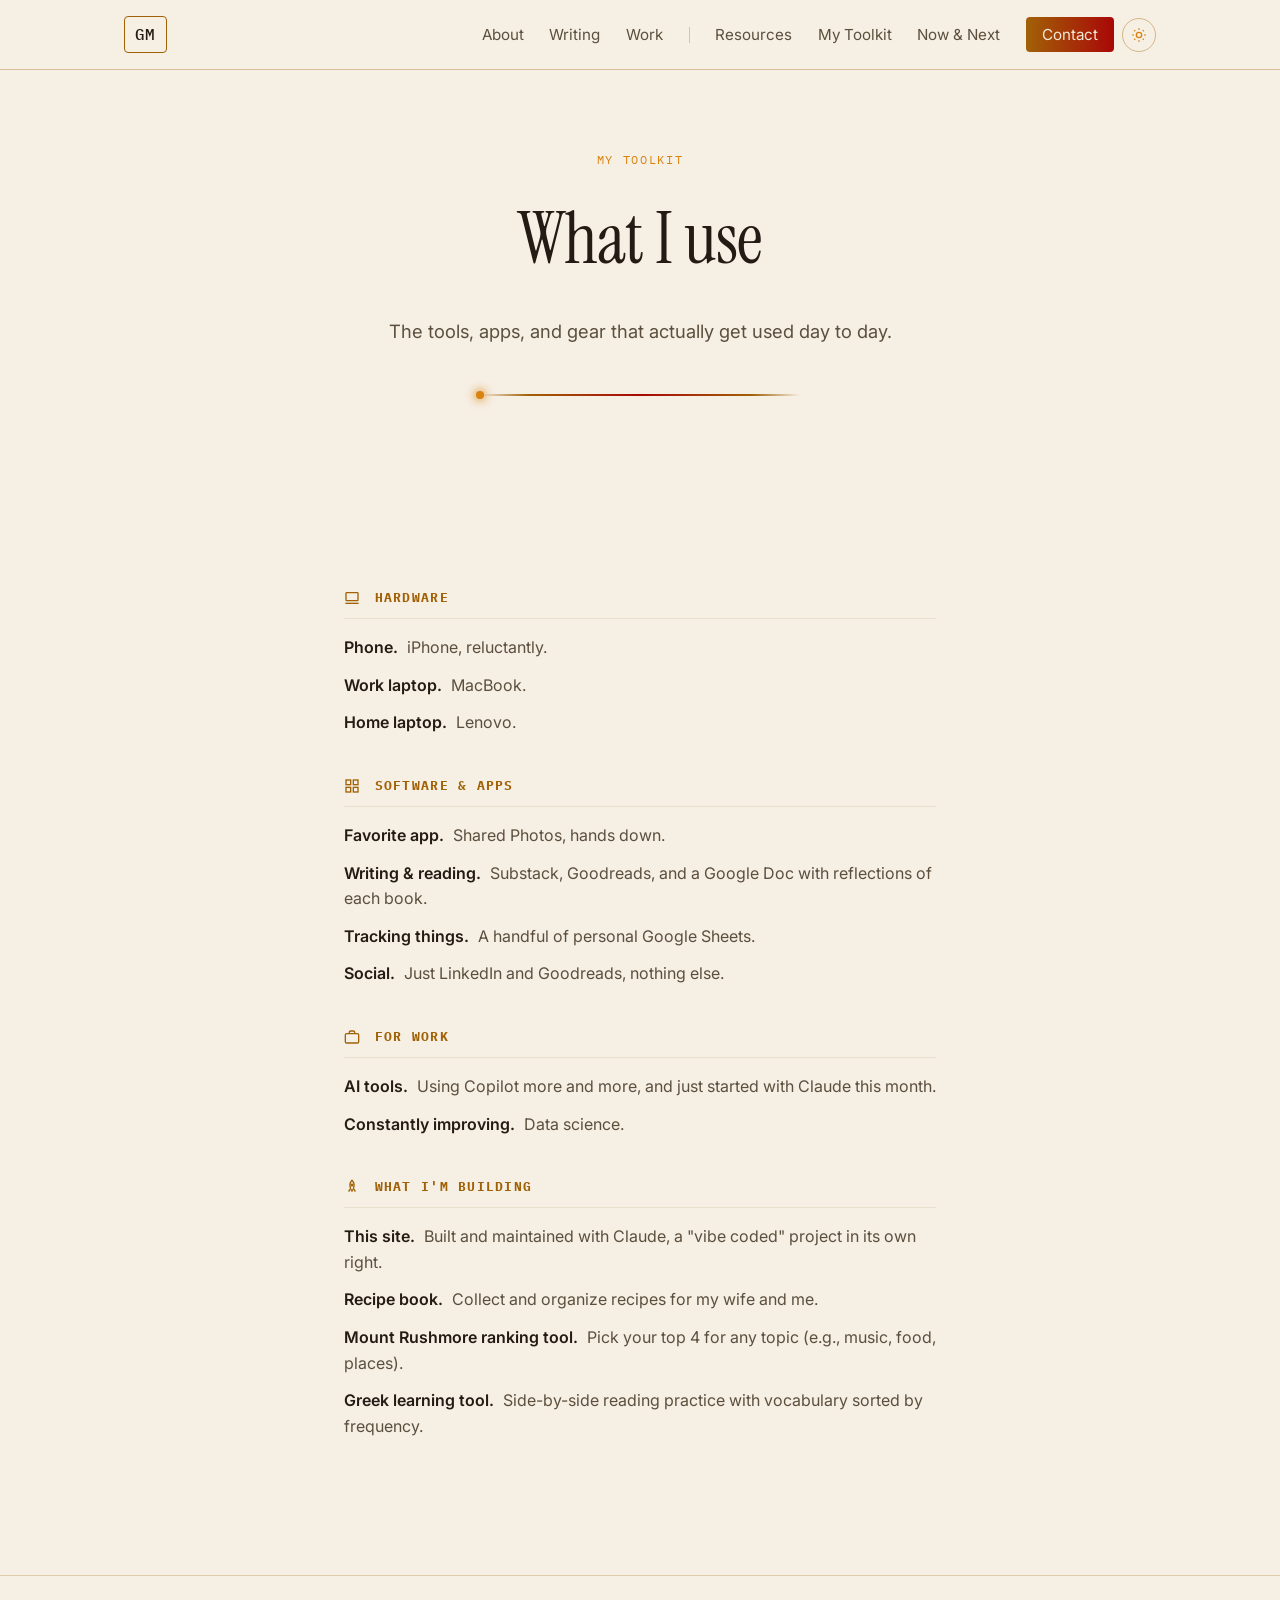
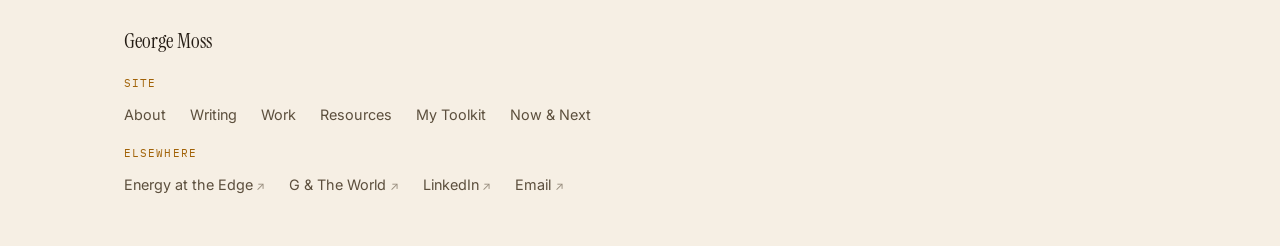
<file: uses.html>
<!DOCTYPE html>
<html lang="en">
<head>
<meta charset="UTF-8">
<meta name="viewport" content="width=device-width, initial-scale=1.0">
<script>
  (function () {
    var saved = localStorage.getItem('theme');
    var theme = saved || (window.matchMedia('(prefers-color-scheme: light)').matches ? 'light' : 'dark');
    if (theme === 'light') document.documentElement.setAttribute('data-theme', 'light');
  })();
</script>
<title>My Toolkit | George Moss</title>
<meta name="description" content="The tools, apps, and gear George Moss uses day to day.">
<link rel="canonical" href="https://georgecmoss.github.io/uses.html">
<link rel="icon" type="image/svg+xml" href="favicon.svg">
<link rel="icon" type="image/png" sizes="32x32" href="favicon-32.png">
<link rel="apple-touch-icon" sizes="180x180" href="apple-touch-icon.png">
<link rel="preconnect" href="https://fonts.googleapis.com">
<link rel="preconnect" href="https://fonts.gstatic.com" crossorigin>
<link href="https://fonts.googleapis.com/css2?family=Instrument+Serif:ital@0;1&family=Inter:wght@400;500;600&family=IBM+Plex+Mono:wght@400;500&display=swap" rel="stylesheet">
<link rel="stylesheet" href="style.css">

<!-- Analytics: GoatCounter -->
<script data-goatcounter="https://georgecmoss.goatcounter.com/count" async src="https://gc.zgo.at/count.js"></script>
</head>
<body>

<a class="skip-link" href="#main">Skip to content</a>

<header class="site-header">
  <nav class="nav" aria-label="Primary">
    <a class="nav-mark" href="index.html">GM</a>
    <div class="nav-right">
      <ul class="nav-links" id="navLinks">
        <li><a href="index.html#about">About</a></li>
        <li><a href="index.html#writing">Writing</a></li>
        <li><a href="index.html#work">Work</a></li>
        <li class="nav-divider" aria-hidden="true"></li>
        <li><a href="resources.html">Resources</a></li>
        <li><a href="uses.html" aria-current="page">My Toolkit</a></li>
        <li><a href="now.html">Now &amp; Next</a></li>
        <li><a href="index.html#contact" class="nav-cta">Contact</a></li>
      </ul>
      <button class="theme-toggle" id="themeToggle" aria-label="Toggle light and dark theme">
        <svg class="icon-moon" viewBox="0 0 24 24" fill="none" stroke="currentColor" stroke-width="2"><path d="M21 12.79A9 9 0 1 1 11.21 3 7 7 0 0 0 21 12.79z"/></svg>
        <svg class="icon-sun" viewBox="0 0 24 24" fill="none" stroke="currentColor" stroke-width="2"><circle cx="12" cy="12" r="4"/><path d="M12 2v2M12 20v2M4.93 4.93l1.41 1.41M17.66 17.66l1.41 1.41M2 12h2M20 12h2M6.34 17.66l-1.41 1.41M19.07 4.93l-1.41 1.41"/></svg>
      </button>
      <button class="nav-toggle" id="navToggle" aria-expanded="false" aria-controls="navLinks">
        <span></span><span></span><span></span>
        <span class="sr-only">Menu</span>
      </button>
    </div>
  </nav>
</header>

<main id="main">
  <section class="hero" style="padding: 5rem 1.5rem 3.5rem; min-height: auto;">
    <p class="eyebrow">My Toolkit</p>
    <h1 class="hero-name" style="font-size: clamp(2.75rem, 7vw, 4.5rem);">What I use</h1>
    <p class="hero-role">The tools, apps, and gear that actually get used day to day.</p>
    <div class="current-line" role="presentation" aria-hidden="true">
      <span class="current-dot"></span>
    </div>
  </section>

  <!-- Replace every item below with what you actually use. Keep the same
       structure (h2 category, ul of items) and it'll stay styled correctly. -->
  <section class="section section-light">
    <div class="section-inner section-inner-narrow">

      <div class="uses-group">
        <h2 class="uses-heading"><svg class="icon-inline" viewBox="0 0 24 24" fill="none" stroke="currentColor" stroke-width="2"><rect x="3" y="4" width="18" height="12" rx="1"/><path d="M2 20h20"/></svg>Hardware</h2>
        <ul class="uses-list">
          <li><strong>Phone.</strong> iPhone, reluctantly.</li>
          <li><strong>Work laptop.</strong> MacBook.</li>
          <li><strong>Home laptop.</strong> Lenovo.</li>
        </ul>
      </div>

      <div class="uses-group">
        <h2 class="uses-heading"><svg class="icon-inline" viewBox="0 0 24 24" fill="none" stroke="currentColor" stroke-width="2"><rect x="3" y="3" width="7" height="7"/><rect x="14" y="3" width="7" height="7"/><rect x="3" y="14" width="7" height="7"/><rect x="14" y="14" width="7" height="7"/></svg>Software &amp; apps</h2>
        <ul class="uses-list">
          <li><strong>Favorite app.</strong> Shared Photos, hands down.</li>
          <li><strong>Writing &amp; reading.</strong> Substack, Goodreads, and a Google Doc with reflections of each book.</li>
          <li><strong>Tracking things.</strong> A handful of personal Google Sheets.</li>
          <li><strong>Social.</strong> Just LinkedIn and Goodreads, nothing else.</li>
        </ul>
      </div>

      <div class="uses-group">
        <h2 class="uses-heading"><svg class="icon-inline" viewBox="0 0 24 24" fill="none" stroke="currentColor" stroke-width="2"><rect x="2" y="7" width="20" height="14" rx="2"/><path d="M8 7V5a2 2 0 0 1 2-2h4a2 2 0 0 1 2 2v2"/></svg>For work</h2>
        <ul class="uses-list">
          <li><strong>AI tools.</strong> Using Copilot more and more, and just started with Claude this month.</li>
          <li><strong>Constantly improving.</strong> Data science.</li>
        </ul>
      </div>

      <div class="uses-group">
        <h2 class="uses-heading"><svg class="icon-inline" viewBox="0 0 24 24" fill="none" stroke="currentColor" stroke-width="2"><path d="M12 2c3 3 4 8 2 13l-2 3-2-3c-2-5-1-10 2-13z"/><circle cx="12" cy="9" r="1.3" fill="currentColor"/><path d="M9 15l-2 4M15 15l2 4"/></svg>What I'm building</h2>
        <ul class="uses-list">
          <li><strong>This site.</strong> Built and maintained with Claude, a "vibe coded" project in its own right.</li>
          <li><strong>Recipe book.</strong> Collect and organize recipes for my wife and me.</li>
          <li><strong>Mount Rushmore ranking tool.</strong> Pick your top 4 for any topic (e.g., music, food, places).</li>
          <li><strong>Greek learning tool.</strong> Side-by-side reading practice with vocabulary sorted by frequency.</li>
        </ul>
      </div>

    </div>
  </section>
</main>

<footer class="site-footer">
  <div class="section-inner footer-inner">
    <p class="footer-name">George Moss</p>
    <div class="footer-group">
      <p class="footer-group-label">Site</p>
      <ul class="footer-links">
        <li><a href="index.html#about">About</a></li>
        <li><a href="index.html#writing">Writing</a></li>
        <li><a href="index.html#work">Work</a></li>
        <li><a href="resources.html">Resources</a></li>
        <li><a href="uses.html">My Toolkit</a></li>
        <li><a href="now.html">Now &amp; Next</a></li>
      </ul>
    </div>
    <div class="footer-group">
      <p class="footer-group-label">Elsewhere</p>
      <ul class="footer-links footer-links-external">
        <li><a href="https://energyattheedge.substack.com/" target="_blank" rel="noopener">Energy at the Edge</a></li>
        <li><a href="https://gandtheworld.substack.com/" target="_blank" rel="noopener">G &amp; The World</a></li>
        <li><a href="https://www.linkedin.com/in/georgecmoss/" target="_blank" rel="noopener">LinkedIn</a></li>
        <li><a href="mailto:moss.george.c@gmail.com">Email</a></li>
      </ul>
    </div>
  </div>
</footer>

<script src="script.js"></script>
</body>
</html>
</file>
<file: style.css>
/* ---------- Tokens ---------- */
:root {
  --ink: #17120d;
  --ink-soft: #2a2117;
  --paper: #f6efe4;
  --paper-dim: #e9dfcd;
  --paper-ink: #241c14;
  --paper-ink-soft: #5c4f3d;
  --amber: #a16207;
  --amber-bright: #d9820f;
  --ember: #a90707;
  --ember-bright: #d92626;
  --cream-text: #f1e9d8;
  --cream-text-dim: #cfc2a8;
  --on-gradient-text: #f1e9d8;

  --font-display: 'Instrument Serif', Georgia, serif;
  --font-body: 'Inter', system-ui, -apple-system, sans-serif;
  --font-mono: 'IBM Plex Mono', 'SFMono-Regular', Menlo, monospace;

  --max-width: 1080px;
  --radius: 4px;
}

/* Light theme: flip the "ink" pair to paper tones so every section that was
   dark (hero, writing, contact, header, footer) becomes light. Sections that
   were already light (about, work) are untouched, since --paper/--paper-ink
   aren't overridden here. */
html[data-theme="light"] {
  --ink: var(--paper);
  --ink-soft: var(--paper-dim);
  --cream-text: var(--paper-ink);
  --cream-text-dim: var(--paper-ink-soft);
}
html[data-theme="light"] .site-header {
  background: rgba(246, 239, 228, 0.92);
}

* { box-sizing: border-box; }

html { scroll-behavior: smooth; }

body {
  margin: 0;
  font-family: var(--font-body);
  background: var(--paper);
  color: var(--paper-ink);
  line-height: 1.6;
  -webkit-font-smoothing: antialiased;
}

img { max-width: 100%; display: block; }

a { color: inherit; }

.sr-only {
  position: absolute;
  width: 1px; height: 1px;
  overflow: hidden;
  clip: rect(0 0 0 0);
}

.skip-link {
  position: absolute;
  left: -999px;
  top: 0;
  background: var(--amber);
  color: var(--cream-text);
  padding: 0.75rem 1.25rem;
  z-index: 100;
}
.skip-link:focus {
  left: 1rem;
  top: 1rem;
}

:focus-visible {
  outline: 2px solid var(--amber-bright);
  outline-offset: 3px;
}

/* ---------- Layout helpers ---------- */
.section-inner {
  max-width: var(--max-width);
  margin: 0 auto;
  padding: 0 1.5rem;
}
.section-inner-narrow {
  max-width: 640px;
}
.section {
  padding: 6rem 0;
}
.section-light {
  background: var(--paper);
  color: var(--paper-ink);
}
.section-dark {
  background: var(--ink);
  color: var(--cream-text);
}

.eyebrow {
  font-family: var(--font-mono);
  font-size: 0.75rem;
  letter-spacing: 0.14em;
  text-transform: uppercase;
  color: var(--amber-bright);
  margin: 0 0 0.75rem;
}
.eyebrow-dark { color: var(--amber); }

.section-title {
  font-family: var(--font-display);
  font-weight: 400;
  font-size: clamp(2rem, 4vw, 2.75rem);
  margin: 0 0 1rem;
  color: var(--paper-ink);
}
.section-title-light { color: var(--cream-text); }

.section-lede {
  font-size: 1.05rem;
  color: var(--cream-text-dim);
  max-width: 40ch;
  margin: 0 0 3rem;
}
.section-lede-dark { color: var(--paper-ink-soft); }

/* ---------- Header / Nav ---------- */
.site-header {
  position: sticky;
  top: 0;
  z-index: 50;
  background: rgba(23, 18, 13, 0.92);
  backdrop-filter: blur(6px);
  border-bottom: 1px solid rgba(161, 98, 7, 0.35);
}
.nav {
  max-width: var(--max-width);
  margin: 0 auto;
  padding: 1rem 1.5rem;
  display: flex;
  align-items: center;
  justify-content: space-between;
  position: relative;
}
.nav-mark {
  font-family: var(--font-mono);
  font-weight: 500;
  color: var(--cream-text);
  text-decoration: none;
  letter-spacing: 0.05em;
  border: 1px solid var(--amber);
  padding: 0.3rem 0.6rem;
  border-radius: var(--radius);
}
.nav-right {
  display: flex;
  align-items: center;
}
.nav-links {
  list-style: none;
  display: flex;
  gap: 1.6rem;
  margin: 0;
  padding: 0;
  align-items: center;
}
.nav-links a {
  text-decoration: none;
  color: var(--cream-text-dim);
  font-size: 0.95rem;
  transition: color 0.2s ease;
}
.nav-links a:hover { color: var(--amber-bright); }

.nav-divider {
  width: 1px;
  height: 16px;
  background: rgba(161, 98, 7, 0.3);
  align-self: center;
}
.nav-cta {
  color: var(--on-gradient-text) !important;
  background: linear-gradient(90deg, var(--amber) 0%, var(--ember) 100%);
  padding: 0.5rem 1rem;
  border-radius: var(--radius);
}
.nav-cta:hover { opacity: 0.9; color: var(--cream-text) !important; }

.nav-toggle {
  display: none;
  flex-direction: column;
  gap: 5px;
  background: none;
  border: none;
  cursor: pointer;
  padding: 0.5rem;
  margin-left: 0.25rem;
}
.nav-toggle span {
  width: 22px;
  height: 2px;
  background: var(--cream-text);
  display: block;
}

.theme-toggle {
  background: none;
  border: 1px solid rgba(161, 98, 7, 0.4);
  border-radius: 50%;
  width: 34px;
  height: 34px;
  display: flex;
  align-items: center;
  justify-content: center;
  cursor: pointer;
  color: var(--amber-bright);
  margin-left: 0.5rem;
  flex-shrink: 0;
}
.theme-toggle:hover { border-color: var(--amber-bright); }
.theme-toggle svg { width: 16px; height: 16px; }
.theme-toggle .icon-sun { display: none; }
html[data-theme="light"] .theme-toggle .icon-moon { display: none; }
html[data-theme="light"] .theme-toggle .icon-sun { display: block; }

/* ---------- Hero ---------- */
.hero {
  background: var(--ink);
  color: var(--cream-text);
  padding: 7rem 1.5rem 5rem;
  text-align: center;
}
.hero-photo {
  width: 108px;
  height: 108px;
  border-radius: 50%;
  object-fit: cover;
  margin: 0 auto 1.75rem;
  padding: 4px;
  background: linear-gradient(135deg, var(--amber) 0%, var(--ember) 100%);
  background-clip: content-box, border-box;
  border: 3px solid transparent;
}

.hero-name {
  font-family: var(--font-display);
  font-size: clamp(3.5rem, 10vw, 6.5rem);
  margin: 0;
  font-weight: 400;
  letter-spacing: -0.01em;
}
.hero-role {
  max-width: 46ch;
  margin: 1.25rem auto 0;
  font-size: 1.15rem;
  color: var(--cream-text-dim);
}

/* Signature: the current line */
.current-line {
  position: relative;
  height: 2px;
  max-width: 320px;
  margin: 3rem auto 2.5rem;
  background: linear-gradient(90deg, transparent, var(--amber) 15%, var(--ember) 50%, var(--amber) 85%, transparent);
  overflow: visible;
}
.current-dot {
  position: absolute;
  top: 50%;
  left: 0;
  width: 8px;
  height: 8px;
  border-radius: 50%;
  background: var(--amber-bright);
  box-shadow: 0 0 8px 2px rgba(217, 130, 15, 0.7);
  transform: translate(-50%, -50%);
  animation: travel 3.2s ease-in-out infinite;
}
@keyframes travel {
  0% { left: 0%; opacity: 0; }
  10% { opacity: 1; }
  90% { opacity: 1; }
  100% { left: 100%; opacity: 0; }
}
@media (prefers-reduced-motion: reduce) {
  .current-dot { animation: none; left: 50%; opacity: 1; }
  html { scroll-behavior: auto; }
}

.current-dot.spark {
  animation: spark-pulse 0.6s ease-out;
}
@keyframes spark-pulse {
  0% { box-shadow: 0 0 8px 2px rgba(217, 130, 15, 0.7); }
  40% { box-shadow: 0 0 24px 10px rgba(217, 130, 15, 0.9), 0 0 40px 18px rgba(169, 7, 7, 0.5); transform: translate(-50%, -50%) scale(1.6); }
  100% { box-shadow: 0 0 8px 2px rgba(217, 130, 15, 0.7); transform: translate(-50%, -50%) scale(1); }
}

.hero-actions {
  display: flex;
  gap: 1rem;
  justify-content: center;
  flex-wrap: wrap;
}

/* ---------- Buttons ---------- */
.btn {
  display: inline-block;
  padding: 0.85rem 1.6rem;
  border-radius: var(--radius);
  text-decoration: none;
  font-size: 0.95rem;
  font-weight: 500;
  transition: transform 0.15s ease, opacity 0.15s ease;
}
.btn:hover { transform: translateY(-1px); }
.btn-primary {
  background: linear-gradient(90deg, var(--amber) 0%, var(--ember) 100%);
  color: var(--on-gradient-text);
}
.btn-primary:hover { opacity: 0.92; }
.btn-ghost {
  border: 1px solid rgba(161, 98, 7, 0.5);
  color: var(--cream-text);
}
.btn-ghost:hover { border-color: var(--amber-bright); color: var(--amber-bright); }

/* ---------- About ---------- */
.about-grid {
  display: grid;
  grid-template-columns: 1.4fr 1fr;
  gap: 3rem;
  align-items: start;
}
.about-copy p { margin: 0 0 1.1rem; }
.about-facts {
  margin: 0;
  border-top: 1px solid var(--paper-dim);
}
.about-facts div {
  display: flex;
  flex-direction: column;
  gap: 0.2rem;
  padding: 1rem 0;
  border-bottom: 1px solid var(--paper-dim);
}
.about-facts dt {
  font-family: var(--font-mono);
  font-size: 0.72rem;
  text-transform: uppercase;
  letter-spacing: 0.1em;
  color: var(--amber);
}
.about-facts dd {
  margin: 0;
  font-size: 0.98rem;
  color: var(--paper-ink);
}

/* ---------- On My Radar ---------- */
.radar-grid {
  display: grid;
  grid-template-columns: 1fr 1fr;
  gap: 1.5rem;
}
.radar-item {
  padding: 1.5rem;
  border: 1px solid var(--paper-dim);
  border-radius: var(--radius);
  border-left: 3px solid var(--amber);
  display: block;
  text-decoration: none;
  transition: transform 0.15s ease, border-color 0.15s ease;
}
a.radar-item:hover {
  transform: translateY(-2px);
  border-left-color: var(--ember);
}

.radar-item-book {
  display: flex;
  gap: 0.9rem;
  align-items: flex-start;
}
.radar-item-book img {
  width: 46px;
  height: auto;
  flex-shrink: 0;
  border-radius: 3px;
  box-shadow: 0 2px 6px rgba(0, 0, 0, 0.35);
}
.radar-item-book .book-info {
  min-width: 0;
}

/* When a radar-item card sits inside a dark section (e.g. the Goodreads
   reading list), flip its text to the light-on-dark pairing instead of
   the default dark-on-light one. */
.section-dark .radar-item {
  border-color: rgba(241, 233, 216, 0.15);
}
.section-dark .radar-item h3 {
  color: var(--cream-text);
}
.section-dark .radar-item p {
  color: var(--cream-text-dim);
}
.radar-item h3 {
  font-family: var(--font-display);
  font-weight: 400;
  font-size: 1.25rem;
  margin: 0 0 0.5rem;
  color: var(--paper-ink);
}
.radar-item p {
  margin: 0;
  color: var(--paper-ink-soft);
  font-size: 0.95rem;
}

/* ---------- Writing ---------- */
.writing-grid {
  display: grid;
  grid-template-columns: 1fr 1fr;
  gap: 1.5rem;
}
.writing-card {
  display: block;
  text-decoration: none;
  color: inherit;
  background: var(--ink-soft);
  border: 1px solid rgba(161, 98, 7, 0.3);
  border-radius: var(--radius);
  padding: 2rem;
  transition: border-color 0.2s ease, transform 0.2s ease;
}
.writing-card-professional {
  border-color: rgba(161, 98, 7, 0.45);
}
.writing-card-personal {
  border-color: rgba(169, 7, 7, 0.45);
}
.writing-card:hover {
  transform: translateY(-2px);
}
.writing-card-professional:hover {
  border-color: var(--amber-bright);
}
.writing-card-personal:hover {
  border-color: var(--ember-bright);
}
.writing-kicker {
  font-family: var(--font-mono);
  font-size: 0.7rem;
  text-transform: uppercase;
  letter-spacing: 0.1em;
  color: var(--amber-bright);
}
.writing-card h3 {
  font-family: var(--font-display);
  font-size: 1.75rem;
  font-weight: 400;
  margin: 0.5rem 0 0.75rem;
  color: var(--cream-text);
}
.writing-card p {
  color: var(--cream-text-dim);
  margin: 0 0 1.25rem;
}

.start-here {
  display: block;
  text-decoration: none;
  background: rgba(217, 130, 15, 0.1);
  border: 1px solid rgba(217, 130, 15, 0.4);
  border-radius: var(--radius);
  padding: 0.7rem 0.9rem;
  margin-bottom: 1.25rem;
}
.start-here-tag {
  display: block;
  font-family: var(--font-mono);
  font-size: 0.65rem;
  text-transform: uppercase;
  letter-spacing: 0.08em;
  color: var(--amber-bright);
  margin-bottom: 0.25rem;
}
.start-here-title {
  display: block;
  font-size: 0.9rem;
  color: var(--cream-text);
  line-height: 1.4;
}
.start-here:hover .start-here-title { color: var(--amber-bright); }
.writing-link {
  font-size: 0.9rem;
  color: var(--amber-bright);
  text-decoration: none;
}
.writing-link:hover { text-decoration: underline; }

.writing-posts {
  list-style: none;
  margin: 0 0 1.25rem;
  padding: 0.9rem 0 0;
  border-top: 1px solid rgba(161, 98, 7, 0.18);
  display: flex;
  flex-direction: column;
  gap: 0.55rem;
}
.writing-posts:empty { display: none; }
.writing-posts li a {
  font-size: 0.9rem;
  color: var(--cream-text);
  text-decoration: none;
  line-height: 1.4;
}
.writing-posts li a:hover { color: var(--amber-bright); }
.writing-posts .post-date {
  display: block;
  font-family: var(--font-mono);
  font-size: 0.72rem;
  color: var(--cream-text-dim);
  margin-top: 0.15rem;
}
.writing-posts .post-new-badge {
  display: inline-block;
  font-family: var(--font-mono);
  font-size: 0.65rem;
  text-transform: uppercase;
  letter-spacing: 0.05em;
  color: var(--ink);
  background: var(--amber-bright);
  border-radius: 999px;
  padding: 0.1rem 0.5rem;
  margin-left: 0.4rem;
  vertical-align: middle;
}
.writing-posts .feed-error {
  font-size: 0.85rem;
  color: var(--cream-text-dim);
  font-style: italic;
}

.subscribe-strip {
  display: grid;
  grid-template-columns: 1fr 1fr;
  gap: 1.5rem;
  margin-top: 2.5rem;
}

/* ---------- Books-per-year chart ---------- */
.books-chart-block {
  margin-top: 3rem;
  padding-top: 2rem;
  border-top: 1px solid rgba(241, 233, 216, 0.15);
}
.books-chart-bars {
  display: flex;
  align-items: flex-end;
  gap: 1.25rem;
  height: 160px;
  margin-top: 1rem;
}
.books-chart-col {
  display: flex;
  flex-direction: column;
  align-items: center;
  justify-content: flex-end;
  flex: 1;
  height: 100%;
}
.books-chart-count {
  font-family: var(--font-mono);
  font-size: 0.8rem;
  color: var(--cream-text-dim);
  margin-bottom: 0.4rem;
}
.books-chart-bar {
  width: 100%;
  max-width: 42px;
  border-radius: 3px 3px 0 0;
  background: linear-gradient(180deg, var(--amber-bright), var(--ember));
  min-height: 4px;
}
.books-chart-year {
  font-family: var(--font-mono);
  font-size: 0.72rem;
  color: var(--cream-text-dim);
  margin-top: 0.5rem;
}
.subscribe-box {
  background: var(--ink-soft);
  border: 1px solid rgba(161, 98, 7, 0.3);
  border-radius: 8px;
  padding: 1.25rem;
}
.subscribe-box iframe {
  border-radius: 6px;
  display: block;
}
.subscribe-label {
  font-family: var(--font-mono);
  font-size: 0.75rem;
  text-transform: uppercase;
  letter-spacing: 0.08em;
  color: var(--amber-bright);
  margin: 0 0 0.6rem;
}
@media (max-width: 820px) {
  .subscribe-strip { grid-template-columns: 1fr; }
}

/* ---------- Work ---------- */
.work-list {
  display: flex;
  flex-direction: column;
  gap: 0;
}
.work-item {
  padding: 1.75rem 0;
  border-top: 1px solid var(--paper-dim);
}
.work-item:last-child { border-bottom: 1px solid var(--paper-dim); }
.work-item-head {
  display: flex;
  align-items: baseline;
  justify-content: space-between;
  gap: 1rem;
  flex-wrap: wrap;
  cursor: pointer;
  list-style: none;
}
.work-item-head::-webkit-details-marker { display: none; }
.work-item-head::after {
  content: '+';
  font-family: var(--font-mono);
  font-size: 1.1rem;
  color: var(--amber);
  margin-left: auto;
  order: 3;
  transition: transform 0.2s ease;
}
.work-item[open] .work-item-head::after { transform: rotate(45deg); }
.work-item-head h3 {
  font-family: var(--font-display);
  font-weight: 400;
  font-size: 1.4rem;
  margin: 0;
}
.work-item-tag {
  font-family: var(--font-mono);
  font-size: 0.75rem;
  color: var(--amber);
  white-space: nowrap;
}
.work-item-body p {
  margin: 0.9rem 0 0;
  color: var(--paper-ink-soft);
  max-width: 65ch;
}
.work-item-link {
  display: inline-block;
  margin-top: 0.6rem;
  font-size: 0.9rem;
  color: var(--ember);
  text-decoration: none;
}
.work-item-link:hover { text-decoration: underline; }
.work-tags {
  list-style: none;
  display: flex;
  flex-wrap: wrap;
  gap: 0.5rem;
  margin: 1rem 0 0;
  padding: 0;
}
.work-tags li {
  font-family: var(--font-mono);
  font-size: 0.7rem;
  text-transform: uppercase;
  letter-spacing: 0.05em;
  color: var(--amber);
  border: 1px solid rgba(161, 98, 7, 0.35);
  border-radius: 999px;
  padding: 0.3rem 0.7rem;
}

.skills-block {
  margin: 2rem 0 2.5rem;
  padding: 1.5rem;
  border: 1px solid var(--paper-dim);
  border-radius: var(--radius);
}
.skills-tags {
  margin-top: 0 !important;
}
.skills-cloud {
  align-items: center;
}
.skills-cloud li {
  transition: border-color 0.15s ease, color 0.15s ease;
}
.skills-cloud .skill-lg {
  font-size: 0.95rem;
  font-weight: 500;
  padding: 0.45rem 1rem;
  color: var(--amber-bright);
  border-color: rgba(161, 98, 7, 0.7);
}
.skills-cloud .skill-md {
  font-size: 0.76rem;
  padding: 0.32rem 0.75rem;
  color: var(--amber);
  border-color: rgba(161, 98, 7, 0.4);
}
.skills-cloud .skill-sm {
  font-size: 0.62rem;
  padding: 0.22rem 0.55rem;
  color: var(--paper-ink-soft);
  border-color: rgba(161, 98, 7, 0.25);
}
.skills-certs {
  margin: 1.25rem 0 0;
  font-family: var(--font-mono);
  font-size: 0.75rem;
  color: var(--paper-ink-soft);
  line-height: 1.6;
}

.work-subhead {
  font-family: var(--font-mono);
  font-size: 0.72rem;
  text-transform: uppercase;
  letter-spacing: 0.08em;
  color: var(--amber);
  margin: 1.25rem 0 0.6rem !important;
}
.engagement-list {
  margin: 0;
  padding: 0;
  list-style: none;
  display: flex;
  flex-direction: column;
  gap: 0.7rem;
}
.engagement-list li {
  font-size: 0.95rem;
  color: var(--paper-ink-soft);
  padding-left: 1rem;
  border-left: 2px solid rgba(161, 98, 7, 0.3);
}

.work-slideshow {
  position: relative;
  margin: 1.5rem 0 0;
}
.slideshow-track {
  position: relative;
}
.slide {
  display: none;
  margin: 0;
}
.slide.active {
  display: block;
}
.slide img {
  width: 100%;
  border-radius: 6px;
  display: block;
  aspect-ratio: 4 / 3;
  object-fit: cover;
}
.slide figcaption {
  margin-top: 0.6rem;
  font-family: var(--font-mono);
  font-size: 0.75rem;
  color: var(--paper-ink-soft);
}
.slide-nav {
  position: absolute;
  top: calc(50% - 1.1rem);
  width: 2.2rem;
  height: 2.2rem;
  border-radius: 50%;
  border: 1px solid rgba(161, 98, 7, 0.5);
  background: rgba(23, 18, 13, 0.55);
  color: var(--cream-text);
  font-size: 1.3rem;
  line-height: 1;
  cursor: pointer;
  display: flex;
  align-items: center;
  justify-content: center;
}
.slide-nav:hover { border-color: var(--amber-bright); color: var(--amber-bright); }
.slide-prev { left: 0.6rem; }
.slide-next { right: 0.6rem; }
.slide-dots {
  display: flex;
  justify-content: center;
  gap: 0.5rem;
  margin-top: 0.75rem;
}
.slide-dots .dot {
  width: 7px;
  height: 7px;
  border-radius: 50%;
  border: none;
  padding: 0;
  background: var(--paper-dim);
  cursor: pointer;
}
.slide-dots .dot.active { background: var(--amber); }

/* ---------- Contact ---------- */
.contact-form {
  display: flex;
  flex-direction: column;
  gap: 1.25rem;
  margin-bottom: 1.5rem;
}
.form-row {
  display: flex;
  flex-direction: column;
  gap: 0.4rem;
}
.form-row label {
  font-family: var(--font-mono);
  font-size: 0.75rem;
  text-transform: uppercase;
  letter-spacing: 0.08em;
  color: var(--amber);
}
.form-row input,
.form-row textarea {
  background: var(--ink-soft);
  border: 1px solid rgba(161, 98, 7, 0.3);
  border-radius: var(--radius);
  padding: 0.75rem 0.9rem;
  color: var(--cream-text);
  font-family: var(--font-body);
  font-size: 1rem;
  resize: vertical;
}
.form-row input:focus,
.form-row textarea:focus {
  border-color: var(--amber-bright);
}
.contact-alt {
  color: var(--cream-text-dim);
  font-size: 0.95rem;
}
.contact-alt a {
  color: var(--amber-bright);
  text-decoration: none;
}
.contact-alt a:hover { text-decoration: underline; }

/* ---------- Footer ---------- */
.site-footer {
  background: var(--ink);
  color: var(--cream-text-dim);
  padding: 3rem 0;
  border-top: 1px solid rgba(161, 98, 7, 0.25);
}
.footer-inner {
  display: flex;
  flex-direction: column;
  align-items: flex-start;
  gap: 1.1rem;
}
.footer-name {
  font-family: var(--font-display);
  font-size: 1.3rem;
  color: var(--cream-text);
  margin: 0;
}
.footer-links {
  list-style: none;
  display: flex;
  gap: 1.5rem;
  margin: 0;
  padding: 0;
  flex-wrap: wrap;
}
.footer-links a {
  text-decoration: none;
  font-size: 0.9rem;
  color: var(--cream-text-dim);
}
.footer-links a:hover { color: var(--amber-bright); }

.footer-group-label {
  font-family: var(--font-mono);
  font-size: 0.68rem;
  text-transform: uppercase;
  letter-spacing: 0.1em;
  color: var(--amber);
  margin: 0 0 0.6rem;
}
.footer-links-external a::after {
  content: '\2197';
  display: inline-block;
  margin-left: 0.3em;
  font-size: 0.8em;
  opacity: 0.6;
}

/* ---------- Resources: cadence list ---------- */
.cadence-list {
  list-style: none;
  margin: 2rem 0;
  padding: 0;
  display: flex;
  flex-direction: column;
  gap: 1.1rem;
}
.cadence-list li {
  display: grid;
  grid-template-columns: 90px 1fr;
  gap: 1rem;
  align-items: baseline;
  padding-bottom: 1.1rem;
  border-bottom: 1px solid var(--paper-dim);
}
.cadence-list li:last-child { border-bottom: none; padding-bottom: 0; }
.cadence-tag {
  font-family: var(--font-mono);
  font-size: 0.72rem;
  text-transform: uppercase;
  letter-spacing: 0.08em;
  color: var(--amber);
  white-space: nowrap;
}
.cadence-list p {
  margin: 0;
  color: var(--paper-ink-soft);
}
@media (max-width: 480px) {
  .cadence-list li { grid-template-columns: 1fr; gap: 0.3rem; }
}

/* ---------- Uses page ---------- */
.uses-group {
  margin-bottom: 2.5rem;
}
.uses-heading {
  font-family: var(--font-mono);
  font-size: 0.8rem;
  text-transform: uppercase;
  letter-spacing: 0.1em;
  color: var(--amber);
  margin: 0 0 1rem;
  padding-bottom: 0.6rem;
  border-bottom: 1px solid var(--paper-dim);
  display: flex;
  align-items: center;
  gap: 0.55rem;
}
.icon-inline {
  width: 16px;
  height: 16px;
  flex-shrink: 0;
  color: var(--amber);
  vertical-align: -3px;
  margin-right: 0.45em;
}
.now-list .icon-inline {
  margin-right: 0.6em;
}
.uses-list {
  list-style: none;
  margin: 0;
  padding: 0;
  display: flex;
  flex-direction: column;
  gap: 0.75rem;
}
.uses-list li {
  font-size: 1rem;
  color: var(--paper-ink-soft);
}
.uses-list strong {
  color: var(--paper-ink);
  font-weight: 600;
  margin-right: 0.3rem;
}
.favorite-books-list {
  display: grid;
  grid-template-columns: 1fr 1fr;
  column-gap: 2rem;
  row-gap: 0.75rem;
}
.favorite-books-list li {
  padding-left: 1.2rem;
  border-left: 2px solid var(--amber);
  color: var(--paper-ink);
  font-family: var(--font-display);
  font-size: 1.1rem;
}
@media (max-width: 560px) {
  .favorite-books-list { grid-template-columns: 1fr; }
}
.book-author {
  display: block;
  font-family: var(--font-body);
  font-size: 0.85rem;
  color: var(--paper-ink-soft);
  margin-top: 0.15rem;
}
.book-why {
  display: block;
  font-family: var(--font-body);
  font-size: 0.85rem;
  font-style: italic;
  color: var(--paper-ink-soft);
  margin-top: 0.35rem;
}

.section-divider {
  border-top: 1px solid var(--paper-dim);
  margin: 3rem 0 2.5rem;
}
#radar.section-divider {
  margin: 1.5rem 0 1.25rem;
}
.radar-item-compact {
  padding: 0.8rem 1rem;
}

.radar-carousel {
  position: relative;
  padding: 0 2.75rem;
  max-width: 560px;
  margin-left: auto;
  margin-right: auto;
}
.radar-peek-frame {
  display: flex;
  align-items: stretch;
  gap: 10px;
}
.radar-peek-side {
  flex: 0 0 22px;
  background: var(--ink-soft);
  border-left: 3px solid var(--amber);
  border-radius: 4px;
  opacity: 0.35;
}
.radar-carousel-track {
  flex: 1 1 auto;
  min-width: 0;
  position: relative;
}
.radar-carousel-track .slide {
  display: none;
  min-height: 95px;
  margin: 0;
}
.radar-carousel-track .slide.active {
  display: block;
}
.radar-carousel .carousel-prev { left: 0; }
.radar-carousel .carousel-next { right: 0; }
.radar-carousel .carousel-dots { margin-top: 0.75rem; }
@media (max-width: 480px) {
  .radar-peek-side { display: none; }
}

/* ---------- Now page ---------- */
.now-list {
  list-style: none;
  margin: 0;
  padding: 0;
  display: flex;
  flex-direction: column;
  gap: 1.4rem;
}
.now-list li {
  font-size: 1rem;
  line-height: 1.6;
  padding-left: 1.2rem;
  border-left: 2px solid var(--amber);
}
.now-list strong {
  color: var(--paper-ink);
}
.now-updated {
  margin-top: 2.5rem;
  font-family: var(--font-mono);
  font-size: 0.8rem;
  color: var(--paper-ink-soft);
}

/* ---------- Responsive ---------- */
@media (max-width: 820px) {
  .about-grid { grid-template-columns: 1fr; }
  .writing-grid { grid-template-columns: 1fr; }
  .radar-grid { grid-template-columns: 1fr; }
}

@media (max-width: 900px) {
  .section { padding: 4rem 0; }
  .nav-toggle { display: flex; }
  .nav-divider {
    width: 100%;
    height: 1px;
    margin: 0.4rem 0;
  }
  .nav-links {
    position: absolute;
    top: 100%;
    left: 0;
    right: 0;
    background: var(--ink);
    flex-direction: column;
    align-items: flex-start;
    gap: 0;
    padding: 0;
    max-height: 0;
    overflow: hidden;
    transition: max-height 0.25s ease;
    border-bottom: 1px solid rgba(161, 98, 7, 0.35);
  }
  .nav-links.open { max-height: 400px; overflow-y: auto; }
  .nav-links li { width: 100%; }
  .nav-links a {
    display: block;
    padding: 1rem 1.5rem;
    width: 100%;
  }
  .nav-cta { border-radius: 0; text-align: center; }
  .work-item-head { flex-direction: column; align-items: flex-start; gap: 0.3rem; }
}
</file>
